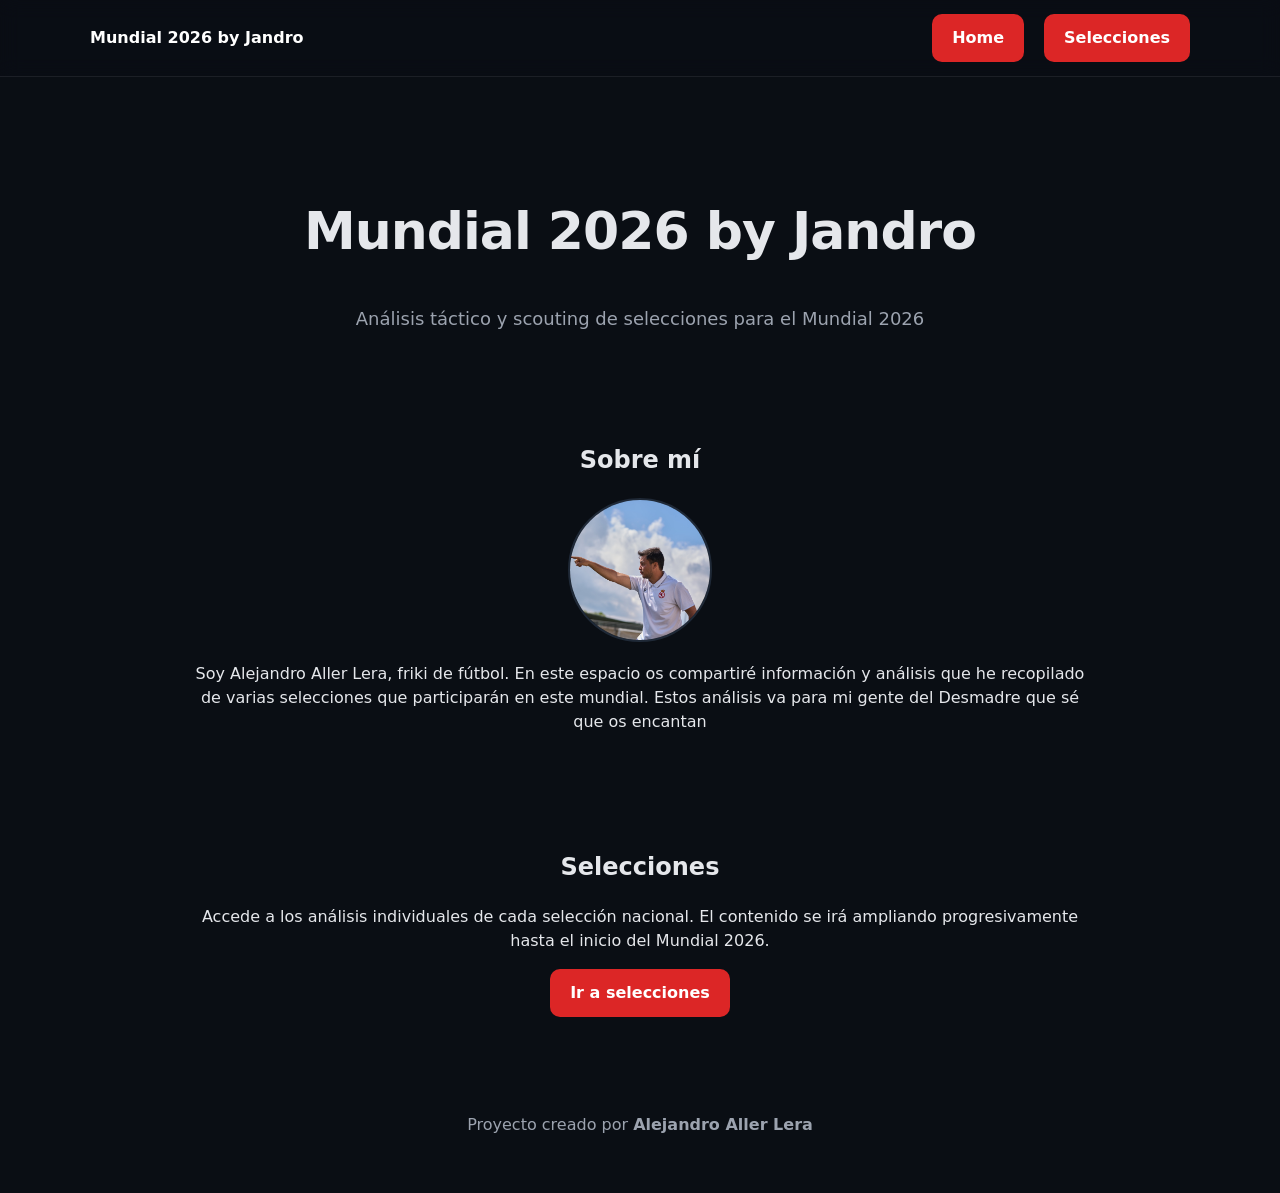
<file: index.html>
<!DOCTYPE html>
<html lang="es">

<head>
  <meta charset="UTF-8" />
  <meta name="viewport" content="width=device-width, initial-scale=1.0" />
  <title>Mundial 2026 by Jandro</title>

  <link rel="stylesheet" href="css/styles.css?v=2" />
</head>

<body>
  <nav class="navbar">
    <div class="nav-container">

      <a href="/index.html" class="nav-logo">
        Mundial 2026 by Jandro
      </a>

      <div class="nav-links">
        <a href="index.html" class="btn primary">
          Home
        </a>
        <a href="pages/selecciones/index.html" class="btn primary">
          Selecciones
        </a>
      </div>

    </div>
  </nav>

  <!-- HERO -->
  <header class="hero">
    <h1>Mundial 2026 by Jandro</h1>

    <p class="subtitle">
      Análisis táctico y scouting de selecciones para el Mundial 2026
    </p>

  </header>

  <!-- SOBRE MÍ (RESUMIDO) -->
  <section class="section">
    <h2>Sobre mí</h2>

    <img src="img/sobremi.jpg" alt="Foto de Alejandro Aller Lera" class="profile-img" />

    <p>
      Soy Alejandro Aller Lera, friki de fútbol. En este espacio os compartiré información
      y análisis que he recopilado de varias selecciones que participarán en este mundial.
      Estos análisis va para mi gente del Desmadre que sé que os encantan
    </p>
  </section>

  <!-- ACCESO A SELECCIONES -->
  <section class="section">
    <h2>Selecciones</h2>

    <p>
      Accede a los análisis individuales de cada selección nacional. El contenido se irá ampliando
      progresivamente hasta el inicio del Mundial 2026.
    </p>

    <a href="pages/selecciones/index.html" class="btn primary">
      Ir a selecciones
    </a>
  </section>

  <!-- FOOTER -->
  <footer class="footer">
    <p>
      Proyecto creado por <strong>Alejandro Aller Lera</strong>
    </p>
  </footer>

</body>

</html>
</file>
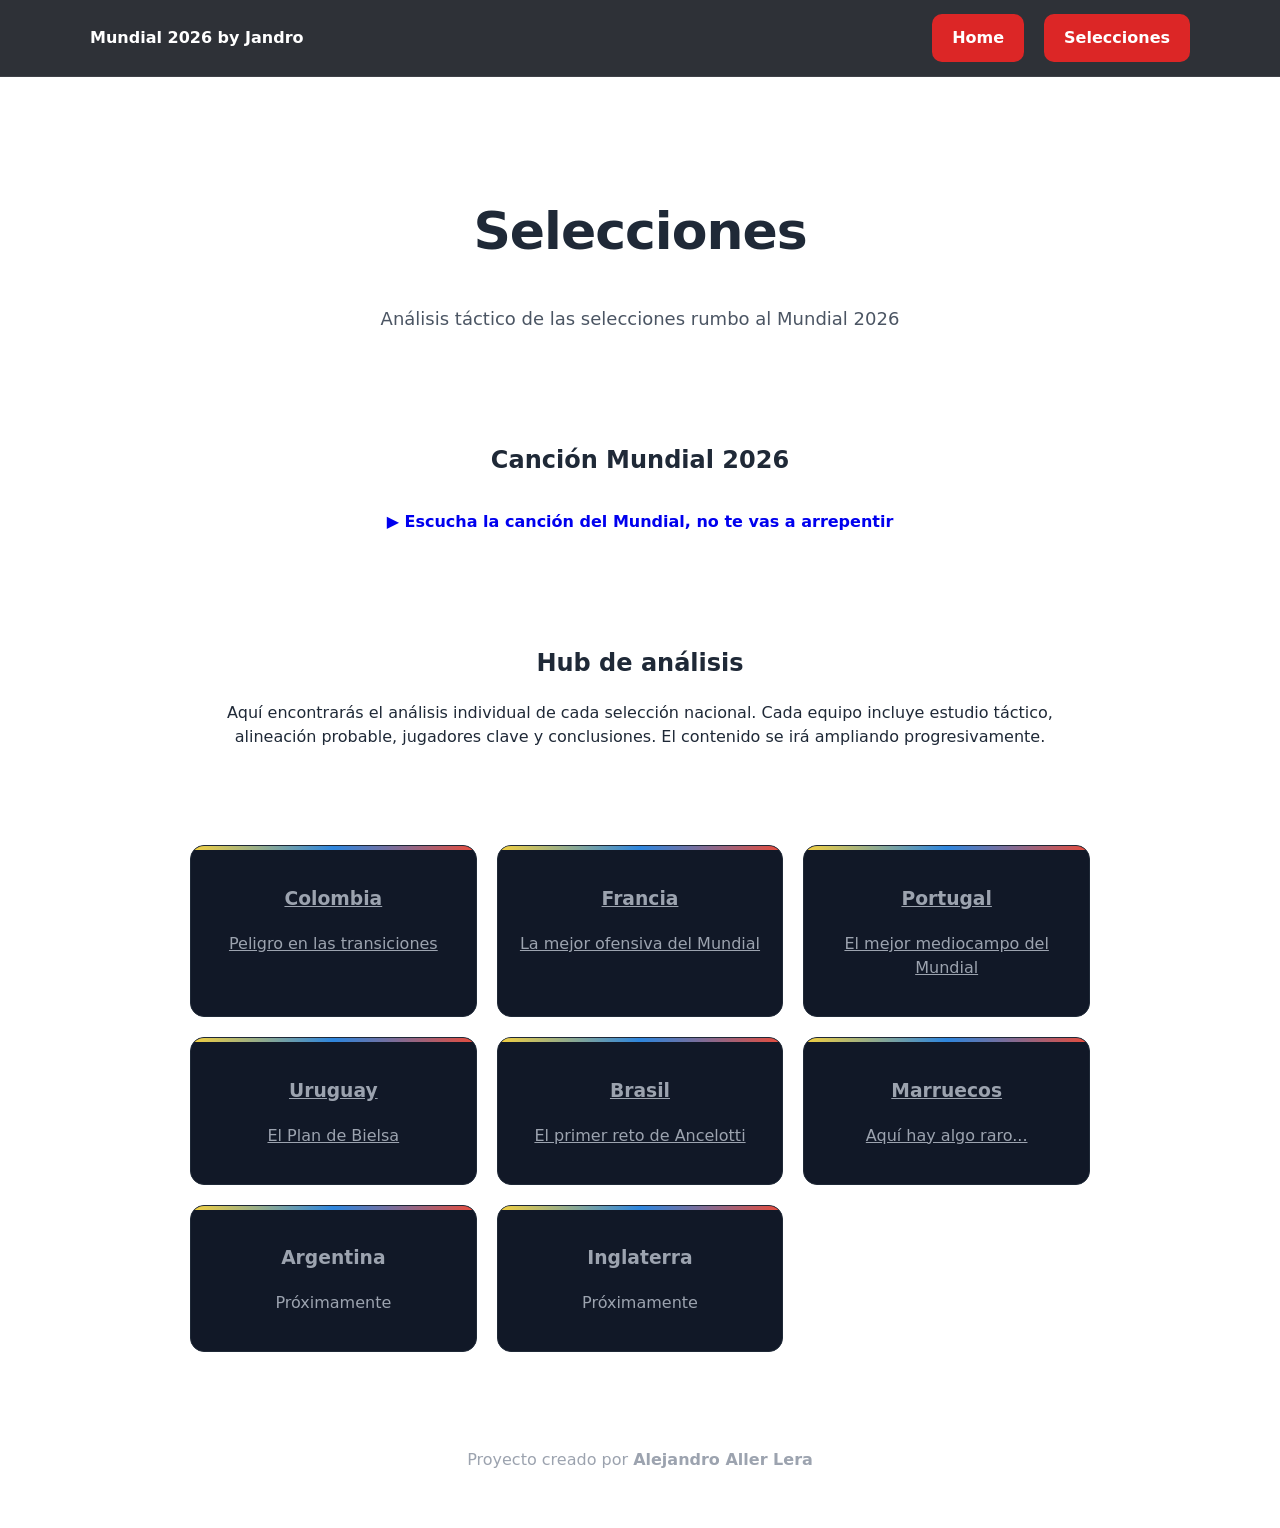
<file: pages/selecciones/index.html>
<!DOCTYPE html>
<html lang="es">

<head>
    <meta charset="UTF-8" />
    <meta name="viewport" content="width=device-width, initial-scale=1.0" />
    <title>Selecciones - Mundial 2026 by Jandro</title>

    <link rel="stylesheet" href="../../css/styles.css?v=2" />
</head>

<body class="selections-hub">

    <nav class="navbar">
        <div class="nav-container">

            <a href="/index.html" class="nav-logo">
                Mundial 2026 by Jandro
            </a>

            <div class="nav-links">
                <a href="../../index.html" class="btn primary">
                    Home
                </a>
                <a href="index.html" class="btn primary">
                    Selecciones
                </a>
            </div>

        </div>
    </nav>

    <!-- HERO -->
    <header class="hero">
        <h1>Selecciones</h1>

        <p class="subtitle">
            Análisis táctico de las selecciones rumbo al Mundial 2026
        </p>
    </header>

    <!-- SONG -->
    <section class="section">
        <h2>Canción Mundial 2026</h2>

        <a class="btn" href="https://www.youtube.com/watch?v=IsNSiZg9JzA&list=RDIsNSiZg9JzA&start_radio=1" target="_blank">
            ▶ Escucha la canción del Mundial, no te vas a arrepentir
        </a>
    </section>

    <!-- INTRO -->
    <section class="section">
        <h2>Hub de análisis</h2>

        <p>
            Aquí encontrarás el análisis individual de cada selección nacional.
            Cada equipo incluye estudio táctico, alineación probable, jugadores clave y conclusiones.
            El contenido se irá ampliando progresivamente.
        </p>
    </section>

    <!-- GRID DE SELECCIONES -->
    <section class="section grid">

        <!-- COLOMBIA -->
        <a href="colombia.html" class="card">
            <h3>Colombia</h3>
            <p>Peligro en las transiciones</p>
        </a>

        <a href="francia.html" class="card">
            <h3>Francia</h3>
            <p>La mejor ofensiva del Mundial</p>
        </a>

        <a href="portugal.html" class="card">
            <h3>Portugal</h3>
            <p>El mejor mediocampo del Mundial</p>
        </a>

        <a href="uruguay.html" class="card">
            <h3>Uruguay</h3>
            <p>El Plan de Bielsa</p>
        </a>

        <a href="brasil.html" class="card">
            <h3>Brasil</h3>
            <p>El primer reto de Ancelotti</p>
        </a>

        <a href="marruecos.html" class="card">
            <h3>Marruecos</h3>
            <p>Aquí hay algo raro...</p>
        </a>

        <!-- ESPACIO PARA FUTURAS SELECCIONES -->
        <div class="card">
            <h3>Argentina</h3>
            <p>Próximamente</p>
        </div> 

        <div class="card">
            <h3>Inglaterra</h3>
            <p>Próximamente</p>
        </div>

    </section>

    <!-- FOOTER -->
    <footer class="footer">
        <p>
            Proyecto creado por <strong>Alejandro Aller Lera</strong>
        </p>
    </footer>

</body>

</html>
</file>
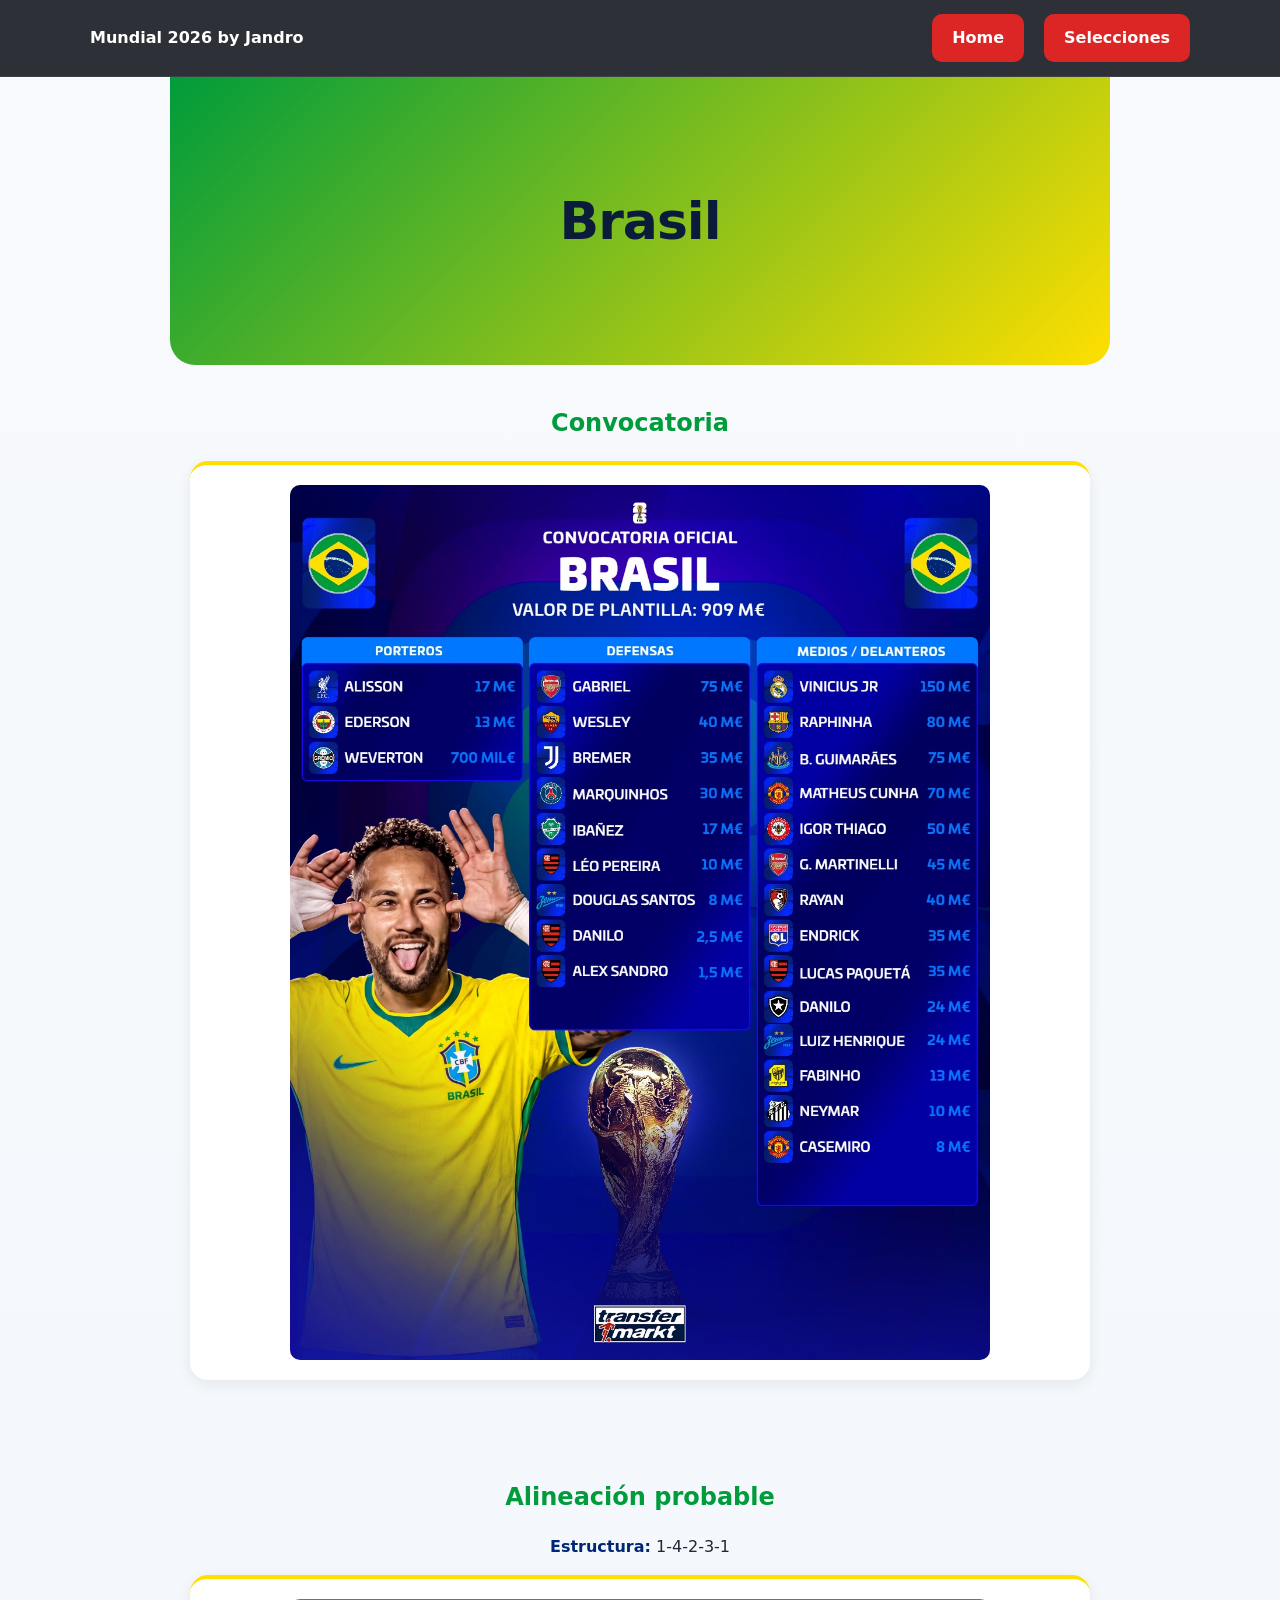
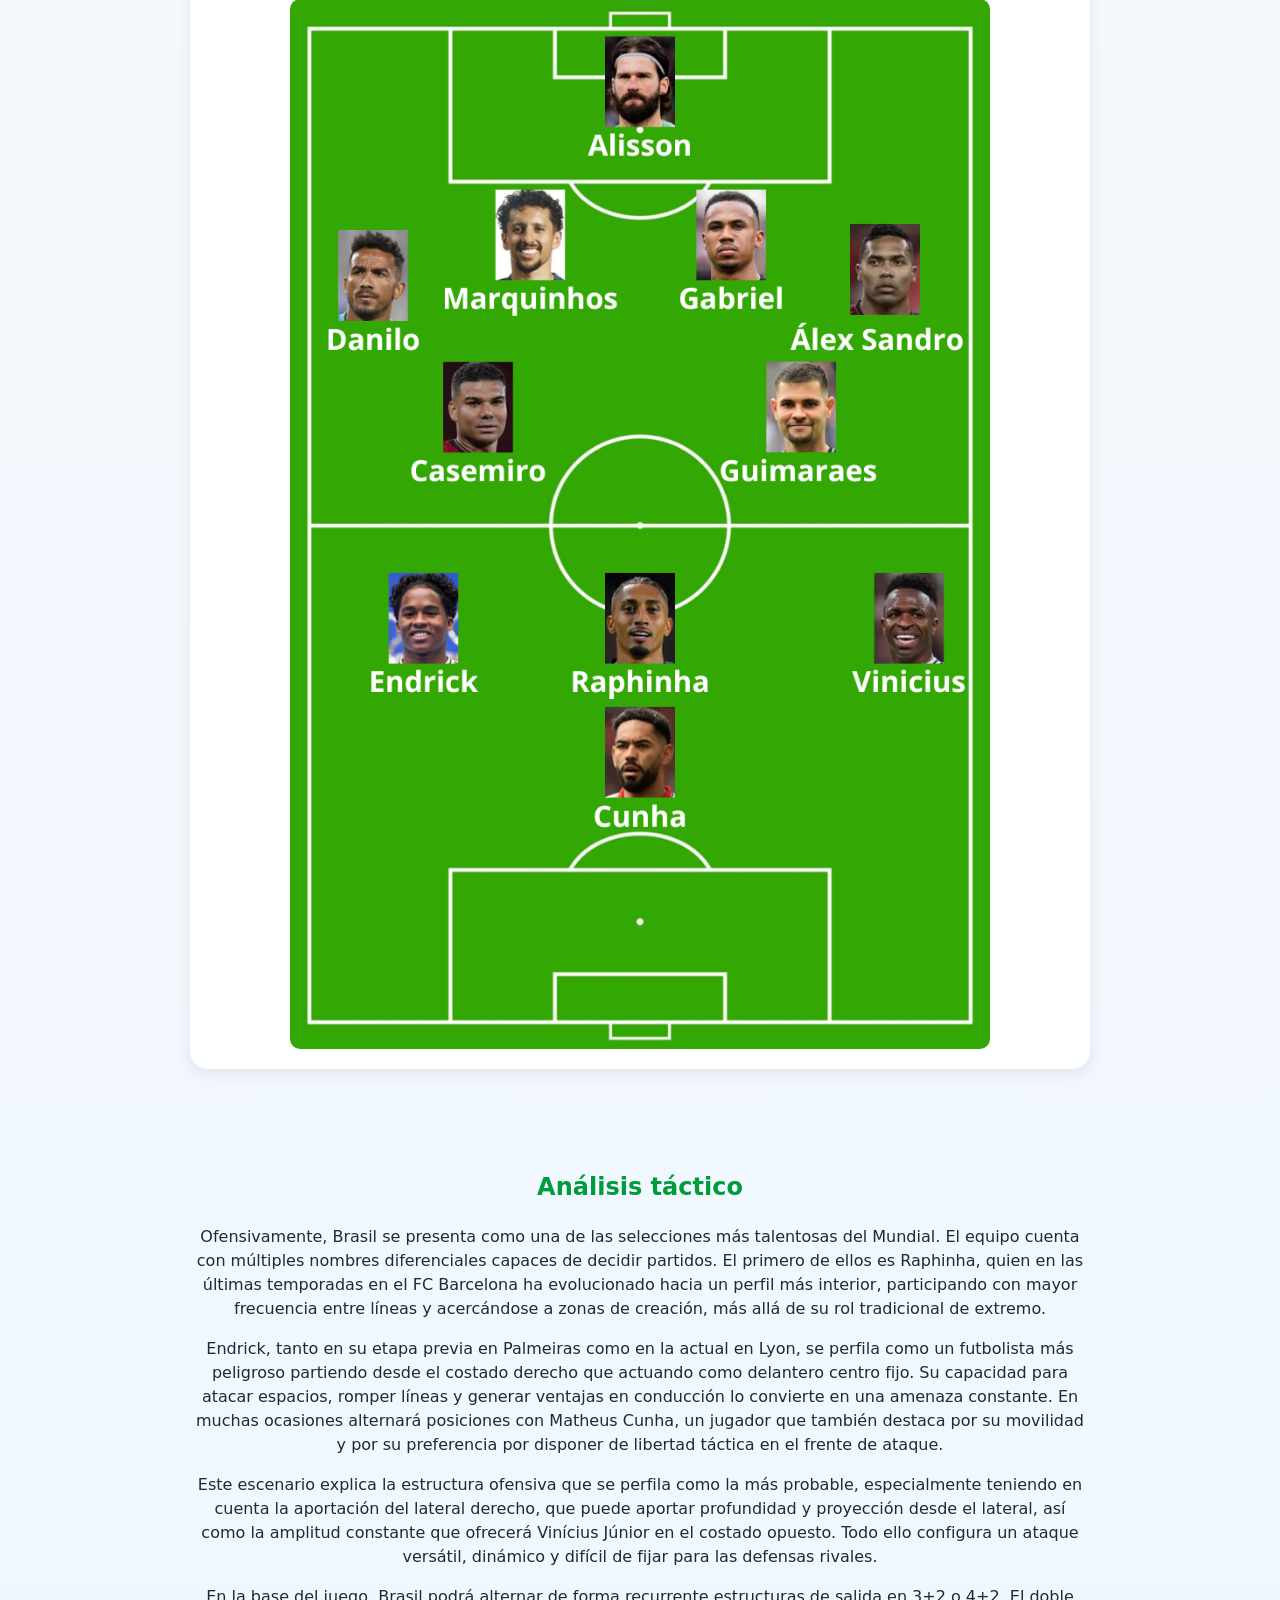
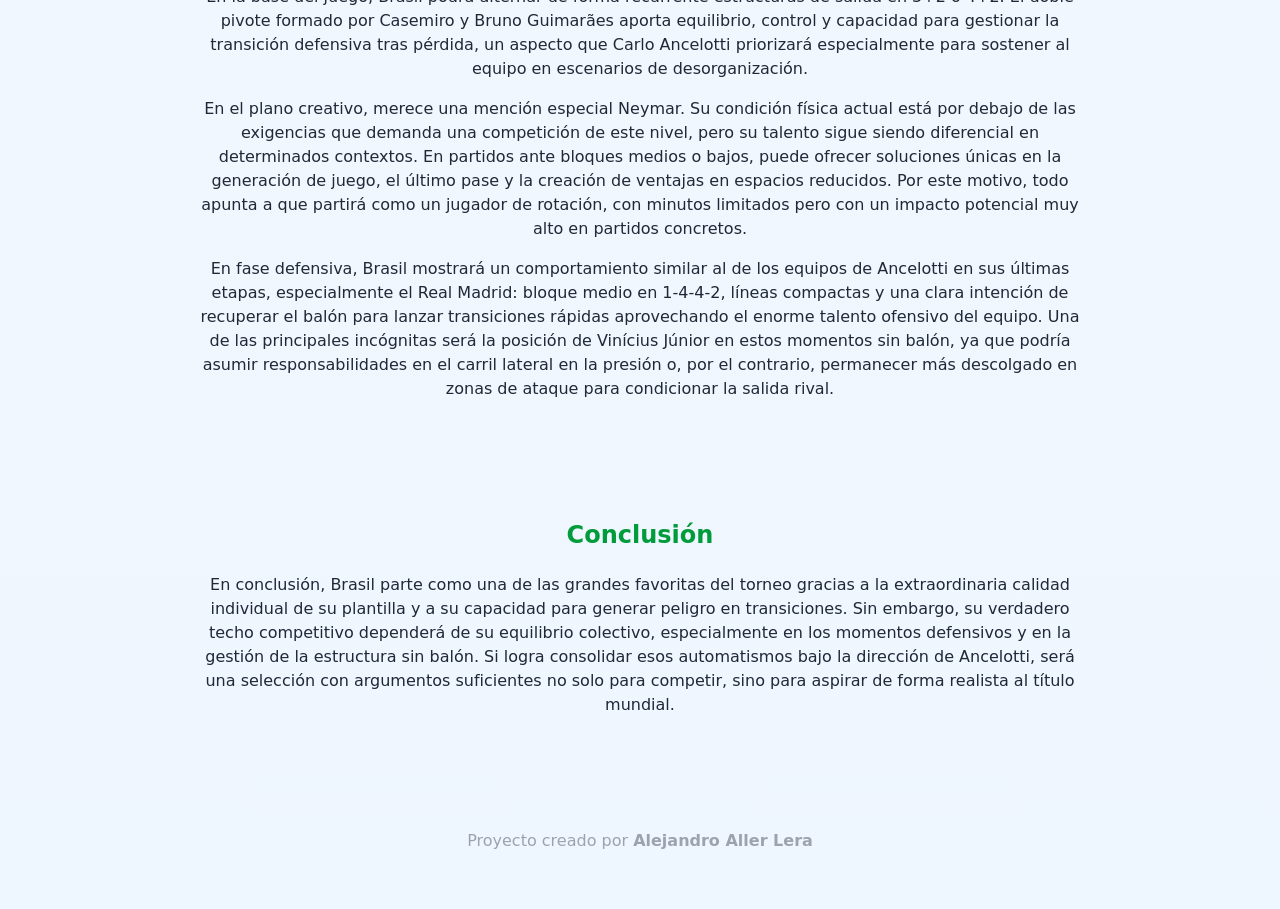
<file: pages/selecciones/brasil.html>
<!DOCTYPE html>
<html lang="es">

<head>
    <meta charset="UTF-8" />
    <meta name="viewport" content="width=device-width, initial-scale=1.0" />
    <title>Brasil - Mundial 2026 by Jandro</title>

    <link rel="stylesheet" href="../../css/styles.css?v=2" />
</head>

<body class="selection-page brasil">
   <nav class="navbar">
        <div class="nav-container">

            <a href="/index.html" class="nav-logo">
                Mundial 2026 by Jandro
            </a>

            <div class="nav-links">
                <a href="../../index.html" class="btn primary">
                    Home
                </a>
                <a href="index.html" class="btn primary">
                    Selecciones
                </a>
            </div>

        </div>
    </nav>

    <!-- HEADER -->
    <header class="hero">
        <h1>Brasil</h1>
    </header>

    <!-- CONVOCATORIA -->
    <section class="section">
        <h2>Convocatoria</h2>

        <div class="card">
            <img src="../../img/selecciones/brasil-convocatoria.jpg" alt="Convocatoria de Colombia">
        </div>
    </section>

    <!-- ALINEACIÓN -->
    <section class="section">
        <h2>Alineación probable</h2>

        <p><strong>Estructura:</strong> 1-4-2-3-1</p>

        <div class="card">
            <img src="../../img/selecciones/brasil.png" alt="Alineación Colombia">
        </div>
    </section>

    <!-- ANÁLISIS PRINCIPAL -->
    <section class="section">
        <h2>Análisis táctico</h2>

        <p>
            Ofensivamente, Brasil se presenta como una de las selecciones más talentosas del Mundial. 
            El equipo cuenta con múltiples nombres diferenciales capaces de decidir partidos. 
            El primero de ellos es Raphinha, quien en las últimas temporadas en el FC Barcelona ha 
            evolucionado hacia un perfil más interior, participando con mayor frecuencia entre líneas 
            y acercándose a zonas de creación, más allá de su rol tradicional de extremo.
        </p>

        <p>
            Endrick, tanto en su etapa previa en Palmeiras como en la actual en Lyon, se perfila como un 
            futbolista más peligroso partiendo desde el costado derecho que actuando como delantero centro
             fijo. Su capacidad para atacar espacios, romper líneas y generar ventajas en conducción lo 
             convierte en una amenaza constante. En muchas ocasiones alternará posiciones con Matheus 
             Cunha, un jugador que también destaca por su movilidad y por su preferencia por disponer de 
             libertad táctica en el frente de ataque.

        <p>
            Este escenario explica la estructura ofensiva que se perfila como la más probable, 
            especialmente teniendo en cuenta la aportación del lateral derecho, que puede aportar profundidad y 
            proyección desde el lateral, así como la amplitud constante que ofrecerá Vinícius Júnior en 
            el costado opuesto. Todo ello configura un ataque versátil, dinámico y difícil de fijar para
             las defensas rivales.
        </p>

        <p>
            En la base del juego, Brasil podrá alternar de forma recurrente estructuras de salida en 3+2 o 
            4+2. El doble pivote formado por Casemiro y Bruno Guimarães aporta equilibrio, control y 
            capacidad para gestionar la transición defensiva tras pérdida, un aspecto que Carlo Ancelotti 
            priorizará especialmente para sostener al equipo en escenarios de desorganización.
        </p>

        <p>
            En el plano creativo, merece una mención especial Neymar. Su condición física actual está 
            por debajo de las exigencias que demanda una competición de este nivel, pero su talento 
            sigue siendo diferencial en determinados contextos. En partidos ante bloques medios o bajos, 
            puede ofrecer soluciones únicas en la generación de juego, el último pase y la creación de 
            ventajas en espacios reducidos. Por este motivo, todo apunta a que partirá como un jugador 
            de rotación, con minutos limitados pero con un impacto potencial muy alto en partidos concretos.
        </p>

        <p>
            En fase defensiva, Brasil mostrará un comportamiento similar al de los equipos de Ancelotti 
            en sus últimas etapas, especialmente el Real Madrid: bloque medio en 1-4-4-2, líneas 
            compactas y una clara intención de recuperar el balón para lanzar transiciones rápidas 
            aprovechando el enorme talento ofensivo del equipo. Una de las principales incógnitas será 
            la posición de Vinícius Júnior en estos momentos sin balón, ya que podría asumir 
            responsabilidades en el carril lateral en la presión o, por el contrario, permanecer más 
            descolgado en zonas de ataque para condicionar la salida rival.
        </p>
    </section>

    <!-- CONCLUSIÓN -->
    <section class="section">
        <h2>Conclusión</h2>

        <p>
            En conclusión, Brasil parte como una de las grandes favoritas del torneo gracias a la 
            extraordinaria calidad individual de su plantilla y a su capacidad para generar peligro 
            en transiciones. Sin embargo, su verdadero techo competitivo dependerá de su equilibrio 
            colectivo, especialmente en los momentos defensivos y en la gestión de la estructura sin 
            balón. Si logra consolidar esos automatismos bajo la dirección de Ancelotti, será una 
            selección con argumentos suficientes no solo para competir, sino para aspirar de forma 
            realista al título mundial.
        </p>
    </section>

    <!-- FOOTER -->
    <footer class="footer">
        <p>
            Proyecto creado por <strong>Alejandro Aller Lera</strong>
        </p>
    </footer>

</body>

</html>
</file>
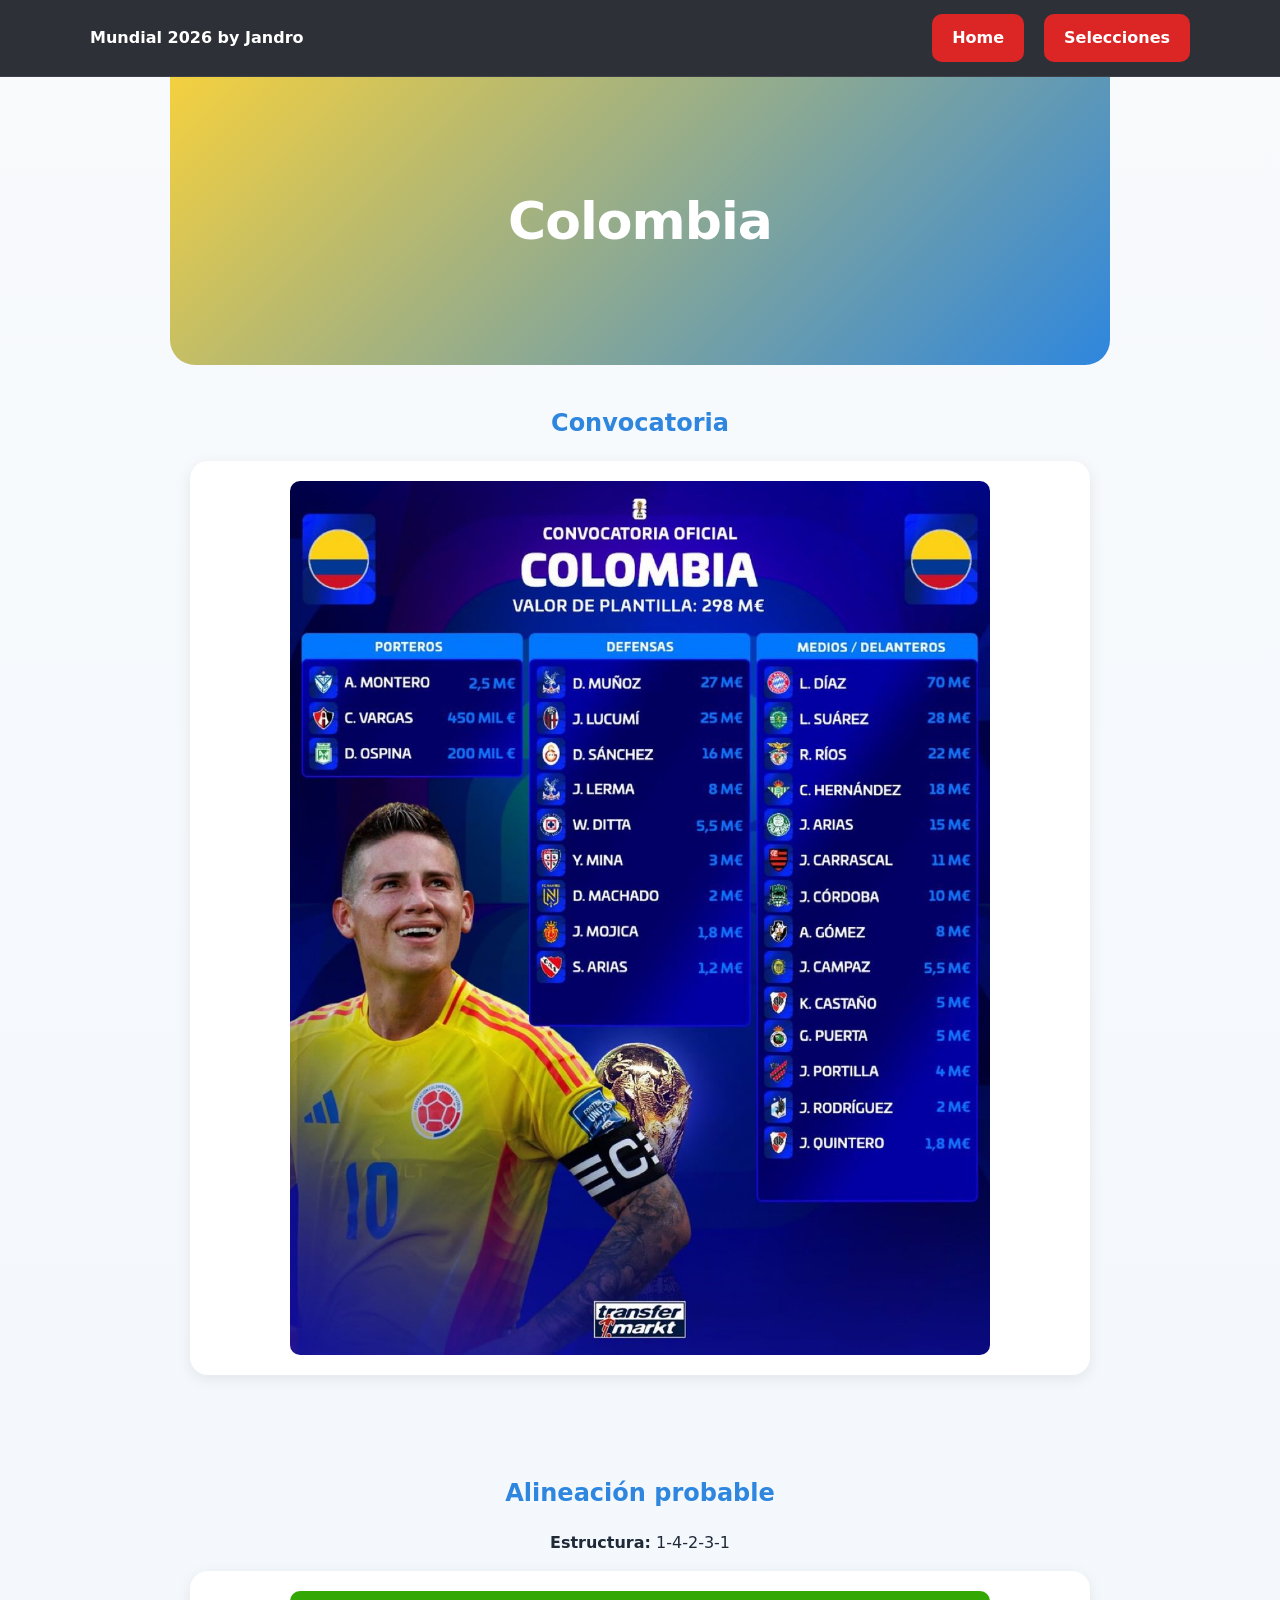
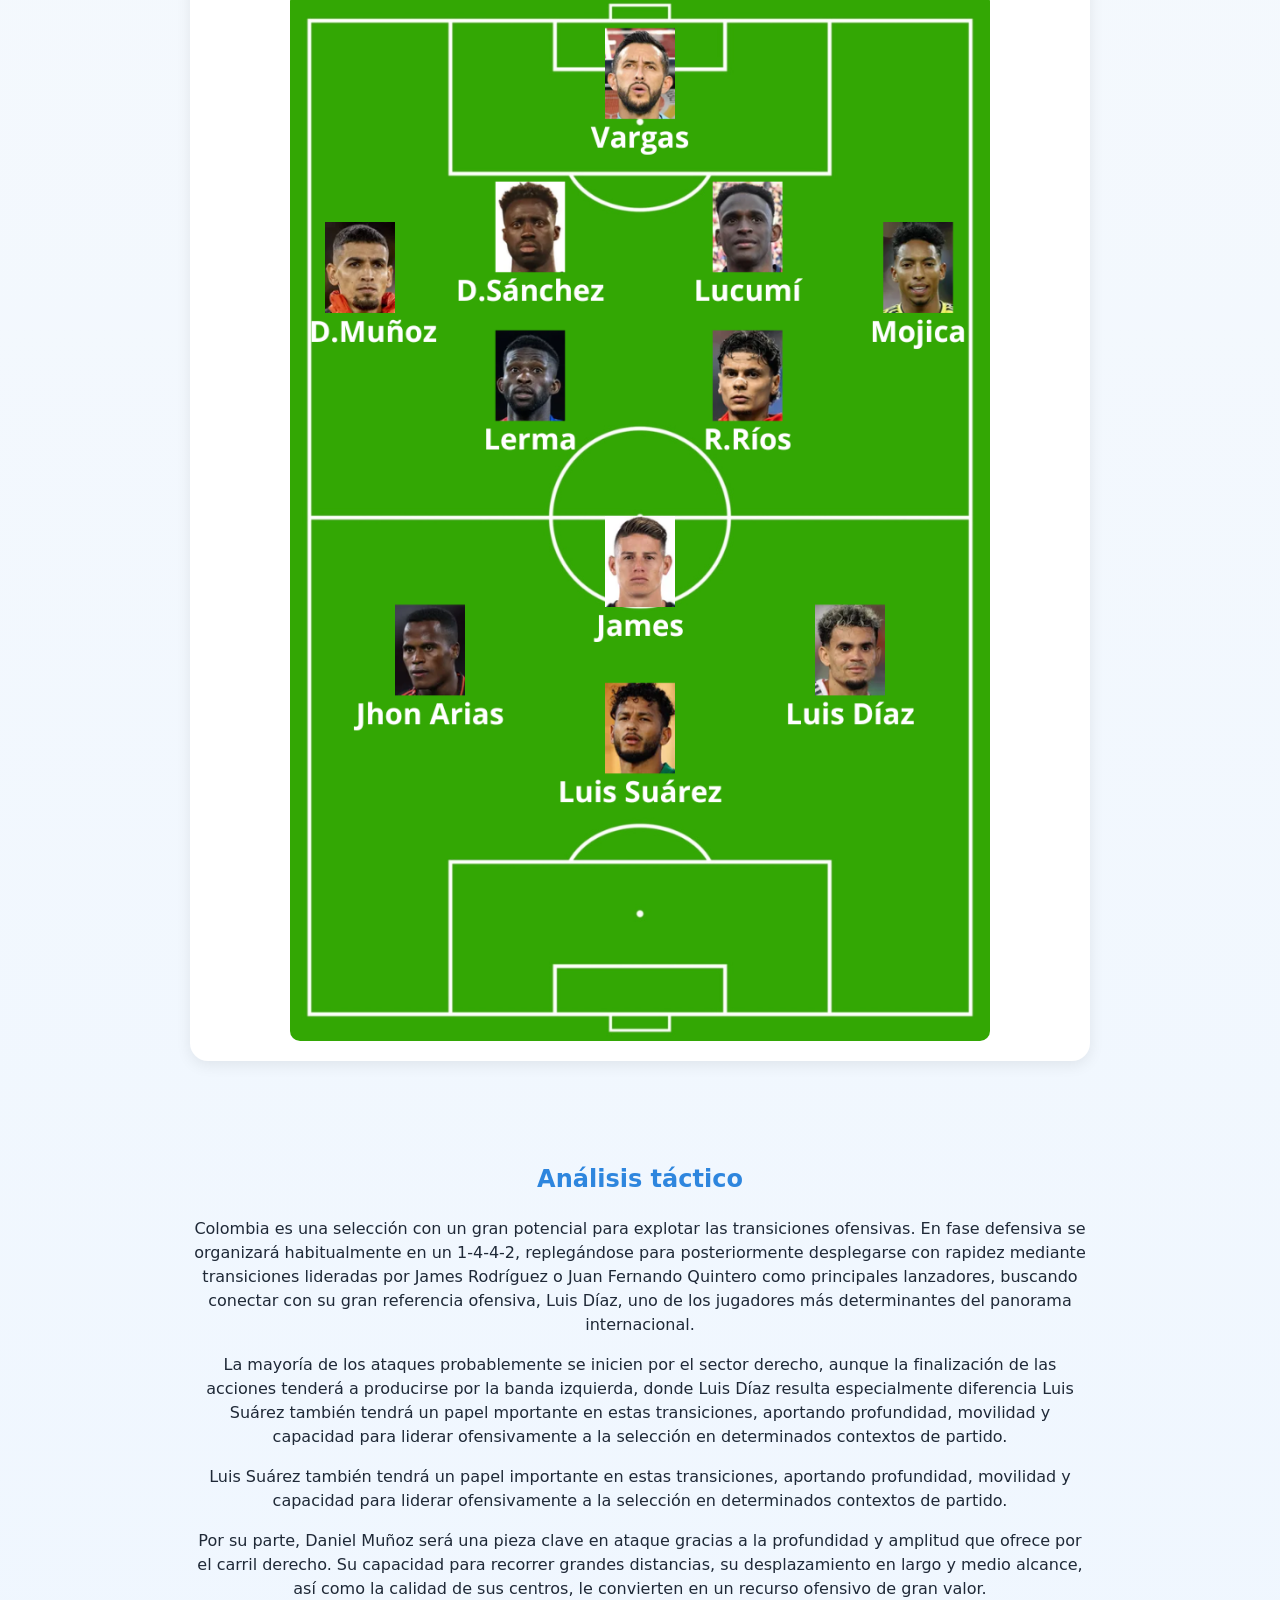
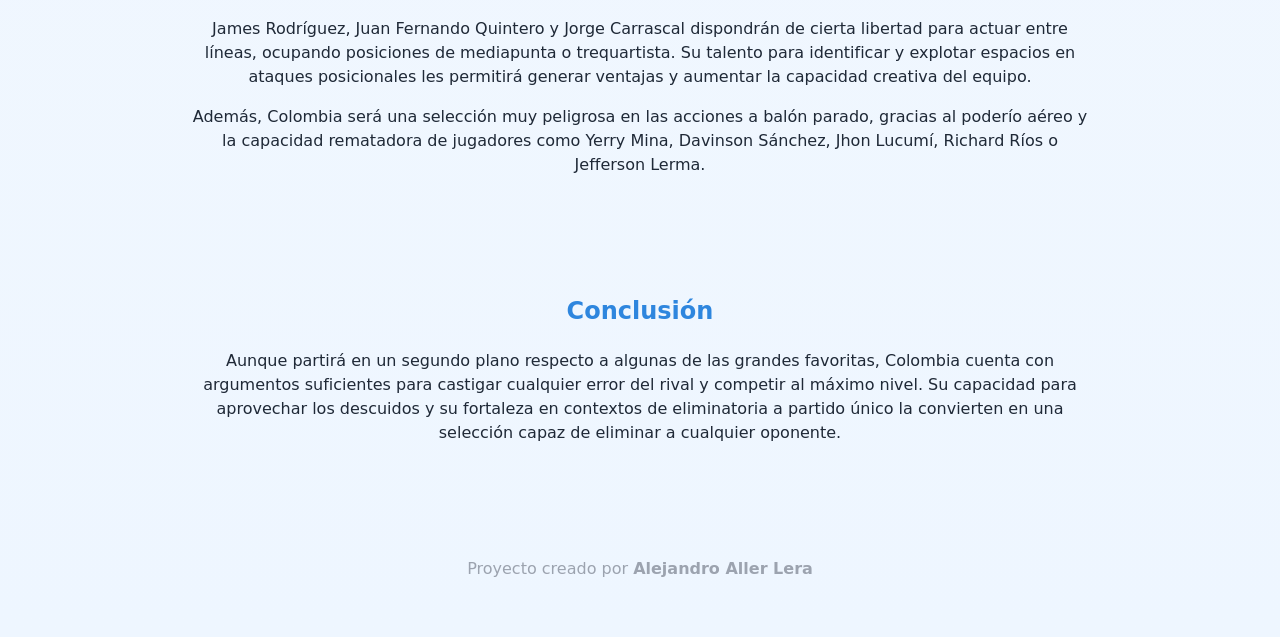
<file: pages/selecciones/colombia.html>
<!DOCTYPE html>
<html lang="es">

<head>
    <meta charset="UTF-8" />
    <meta name="viewport" content="width=device-width, initial-scale=1.0" />
    <title>Colombia - Mundial 2026 by Jandro</title>

    <link rel="stylesheet" href="../../css/styles.css?v=2" />
</head>

<body class="selection-page colombia">
   <nav class="navbar">
        <div class="nav-container">

            <a href="/index.html" class="nav-logo">
                Mundial 2026 by Jandro
            </a>

            <div class="nav-links">
                <a href="../../index.html" class="btn primary">
                    Home
                </a>
                <a href="index.html" class="btn primary">
                    Selecciones
                </a>
            </div>

        </div>
    </nav>

    <!-- HEADER -->
    <header class="hero">
        <h1>Colombia</h1>
    </header>

    <!-- CONVOCATORIA -->
    <section class="section">
        <h2>Convocatoria</h2>

        <div class="card">
            <img src="../../img/selecciones/colombia-convocatoria.png" alt="Convocatoria de Colombia">
        </div>
    </section>

    <!-- ALINEACIÓN -->
    <section class="section">
        <h2>Alineación probable</h2>

        <p><strong>Estructura:</strong> 1-4-2-3-1</p>

        <div class="card">
            <img src="../../img/selecciones/colombia.png" alt="Alineación Colombia">
        </div>
    </section>

    <!-- ANÁLISIS PRINCIPAL -->
    <section class="section">
        <h2>Análisis táctico</h2>

        <p>
            Colombia es una selección con un gran potencial para explotar las transiciones ofensivas.
            En fase defensiva se organizará habitualmente en un 1-4-4-2, replegándose para posteriormente
            desplegarse con rapidez mediante transiciones lideradas por James Rodríguez o
            Juan Fernando Quintero como principales lanzadores, buscando conectar con su gran referencia
            ofensiva, Luis Díaz, uno de los jugadores más determinantes del panorama internacional.
        </p>

        <p>
            La mayoría de los ataques probablemente se inicien por el sector derecho,
            aunque la finalización de las acciones tenderá a producirse por la banda izquierda,
            donde Luis Díaz resulta especialmente diferencia Luis Suárez también tendrá un papel
            mportante en estas transiciones, aportando profundidad, movilidad y capacidad para liderar
            ofensivamente a la selección en determinados contextos de partido.

        <p>
            Luis Suárez también tendrá un papel importante en estas transiciones, aportando profundidad, movilidad
            y capacidad para liderar ofensivamente a la selección en determinados contextos de partido.
        </p>

        <p>
            Por su parte, Daniel Muñoz será una pieza clave en ataque gracias a la profundidad y amplitud que
            ofrece por el carril derecho. Su capacidad para recorrer grandes distancias, su desplazamiento en
            largo y medio alcance, así como la calidad de sus centros, le convierten en un recurso ofensivo de
            gran valor.
        </p>

        <p>
            James Rodríguez, Juan Fernando Quintero y Jorge Carrascal dispondrán de cierta libertad para actuar
            entre líneas, ocupando posiciones de mediapunta o trequartista. Su talento para identificar y
            explotar espacios en ataques posicionales les permitirá generar ventajas y aumentar la capacidad
            creativa del equipo.
        </p>

        <p>
            Además, Colombia será una selección muy peligrosa en las acciones a balón parado, gracias al
            poderío aéreo y la capacidad rematadora de jugadores como Yerry Mina, Davinson Sánchez,
            Jhon Lucumí, Richard Ríos o Jefferson Lerma.
        </p>
    </section>

    <!-- CONCLUSIÓN -->
    <section class="section">
        <h2>Conclusión</h2>

        <p>
            Aunque partirá en un segundo plano respecto a algunas de las grandes favoritas, Colombia cuenta
            con argumentos suficientes para castigar cualquier error del rival y competir al máximo nivel.
            Su capacidad para aprovechar los descuidos y su fortaleza en contextos de eliminatoria a partido
            único la convierten en una selección capaz de eliminar a cualquier oponente.
        </p>
    </section>

    <!-- FOOTER -->
    <footer class="footer">
        <p>
            Proyecto creado por <strong>Alejandro Aller Lera</strong>
        </p>
    </footer>

</body>

</html>
</file>
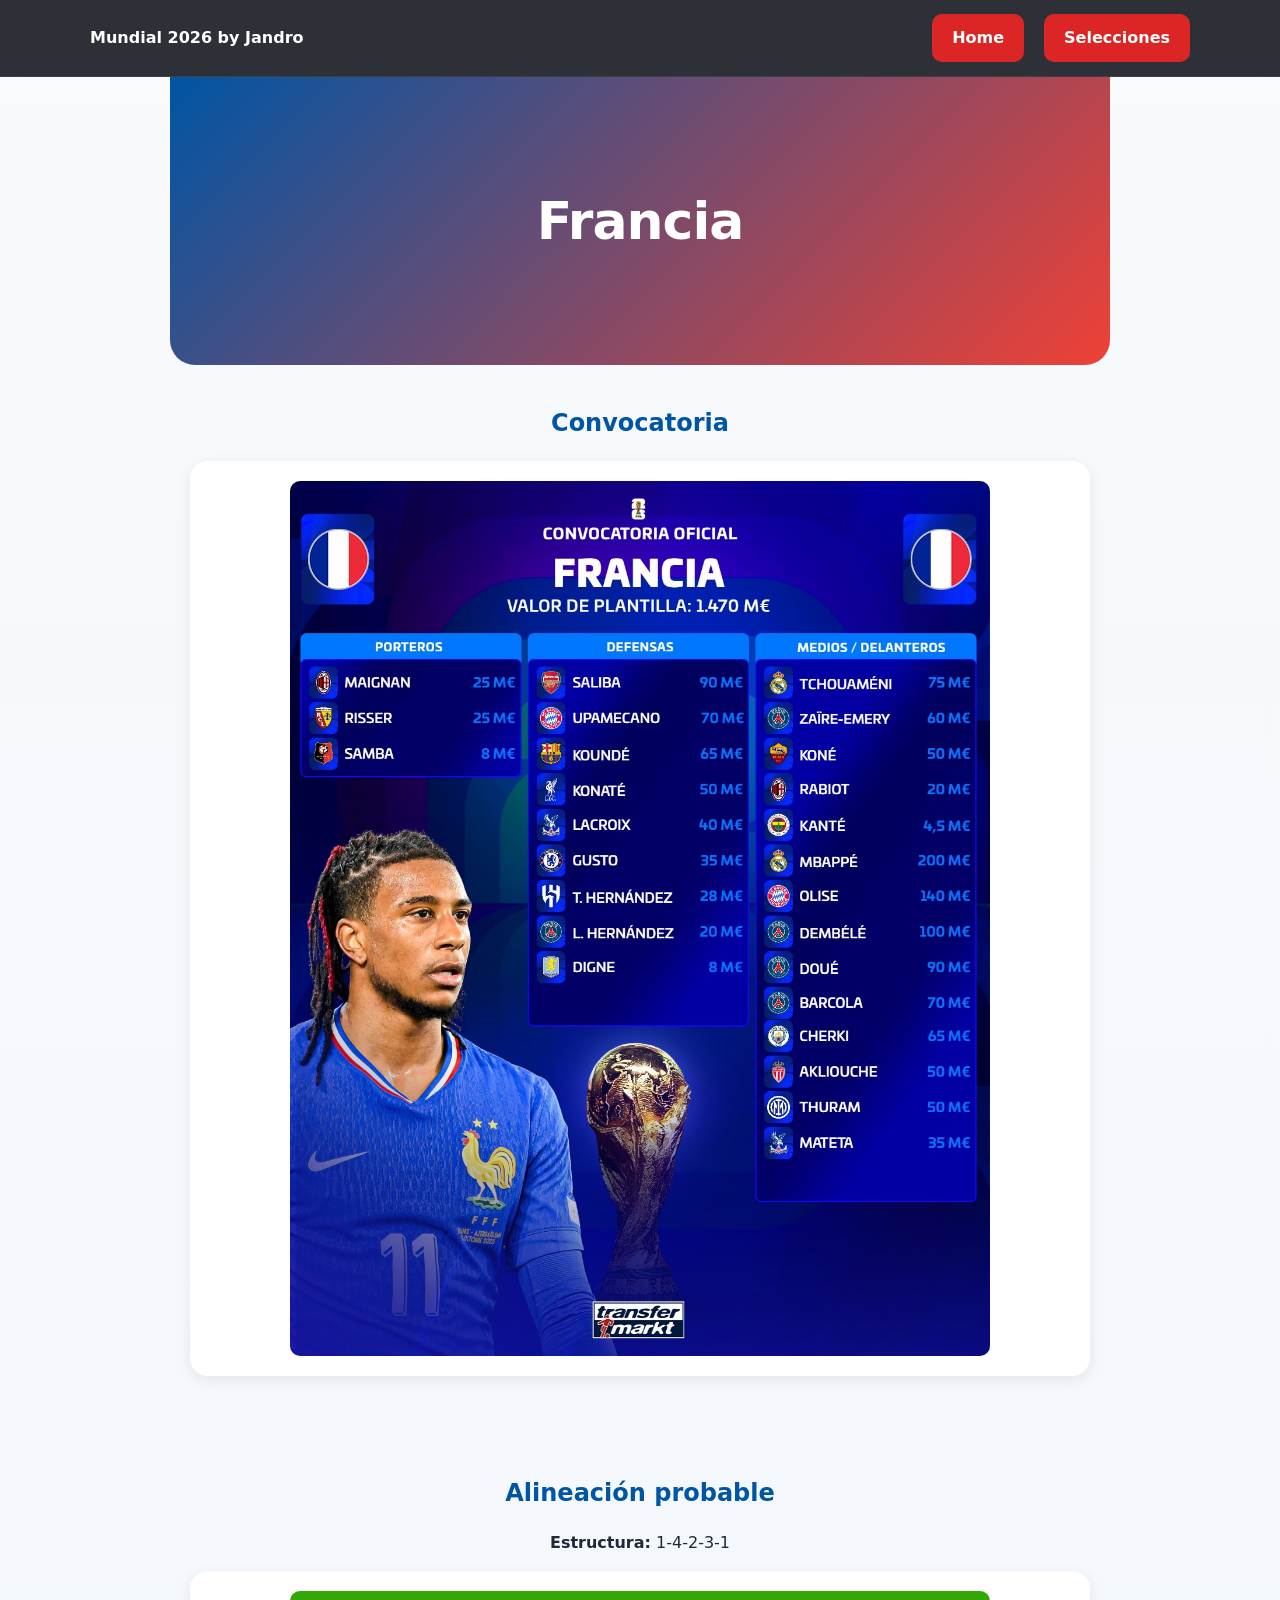
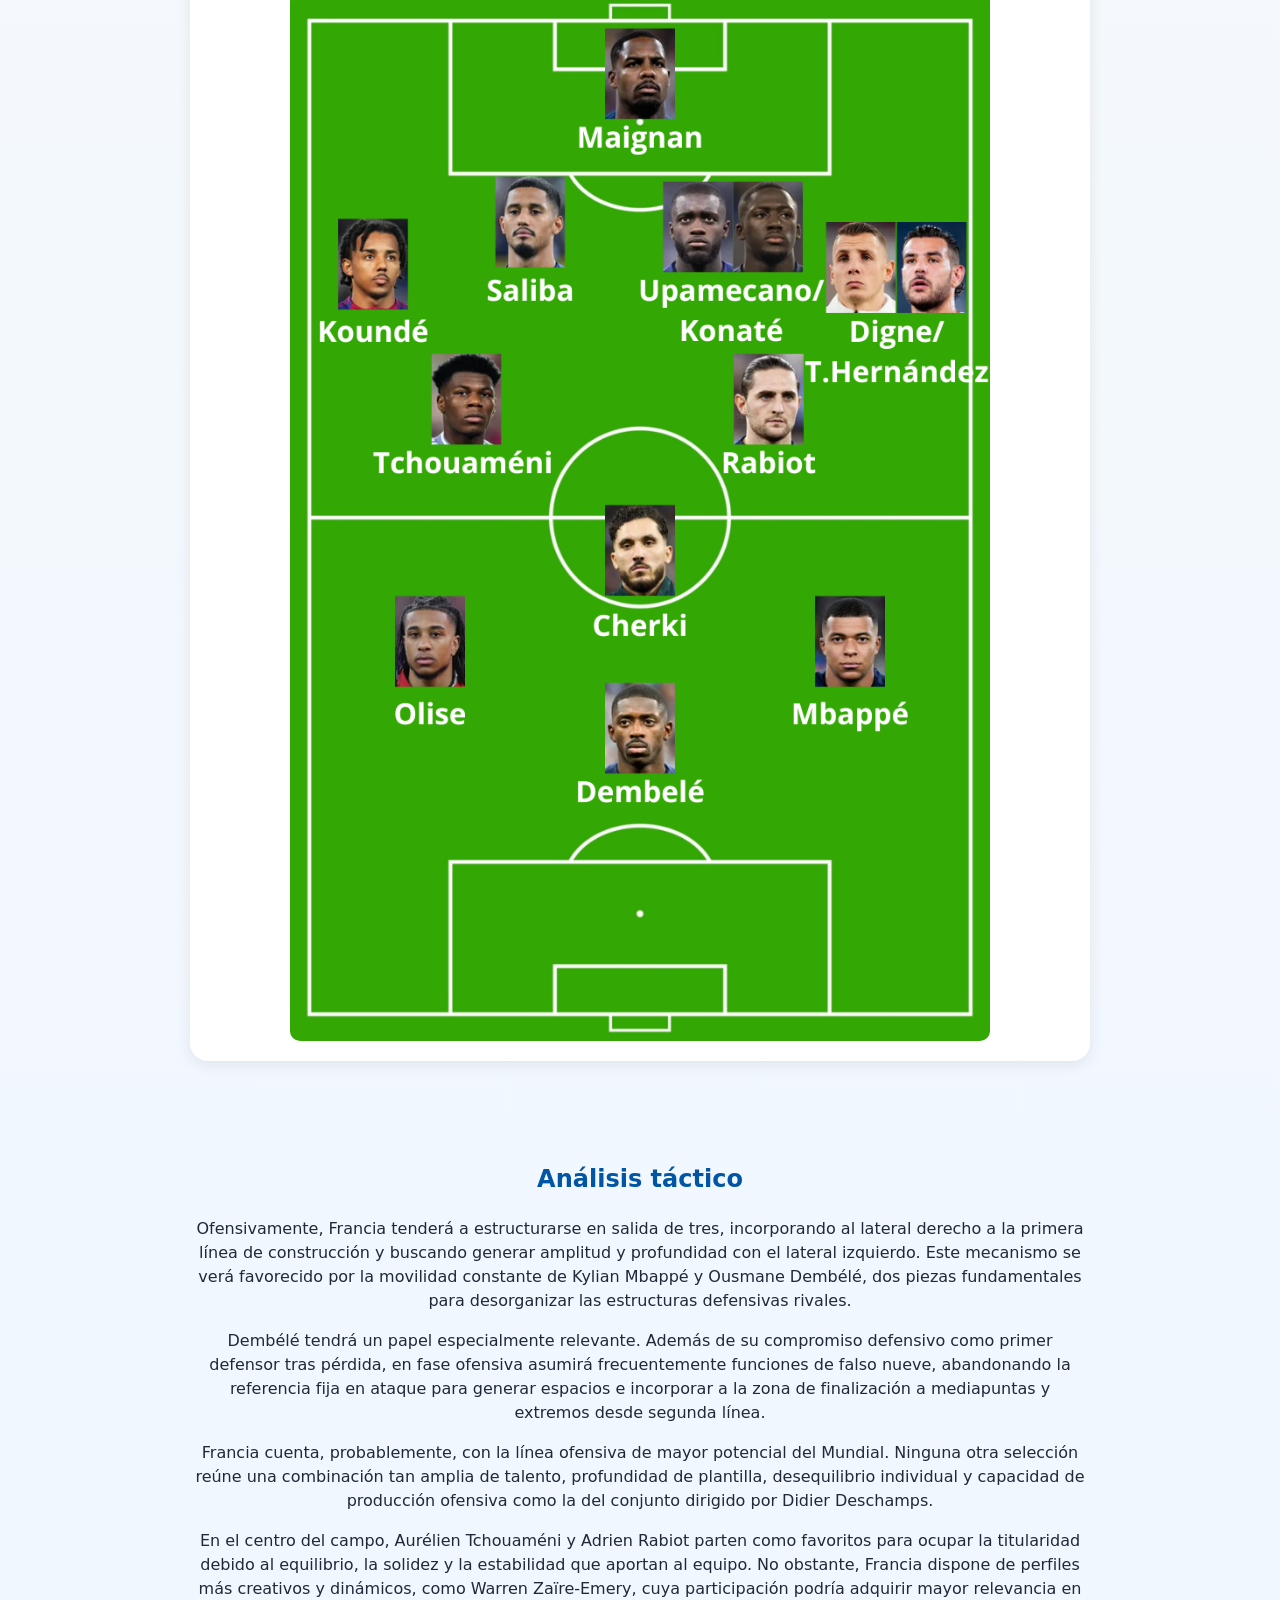
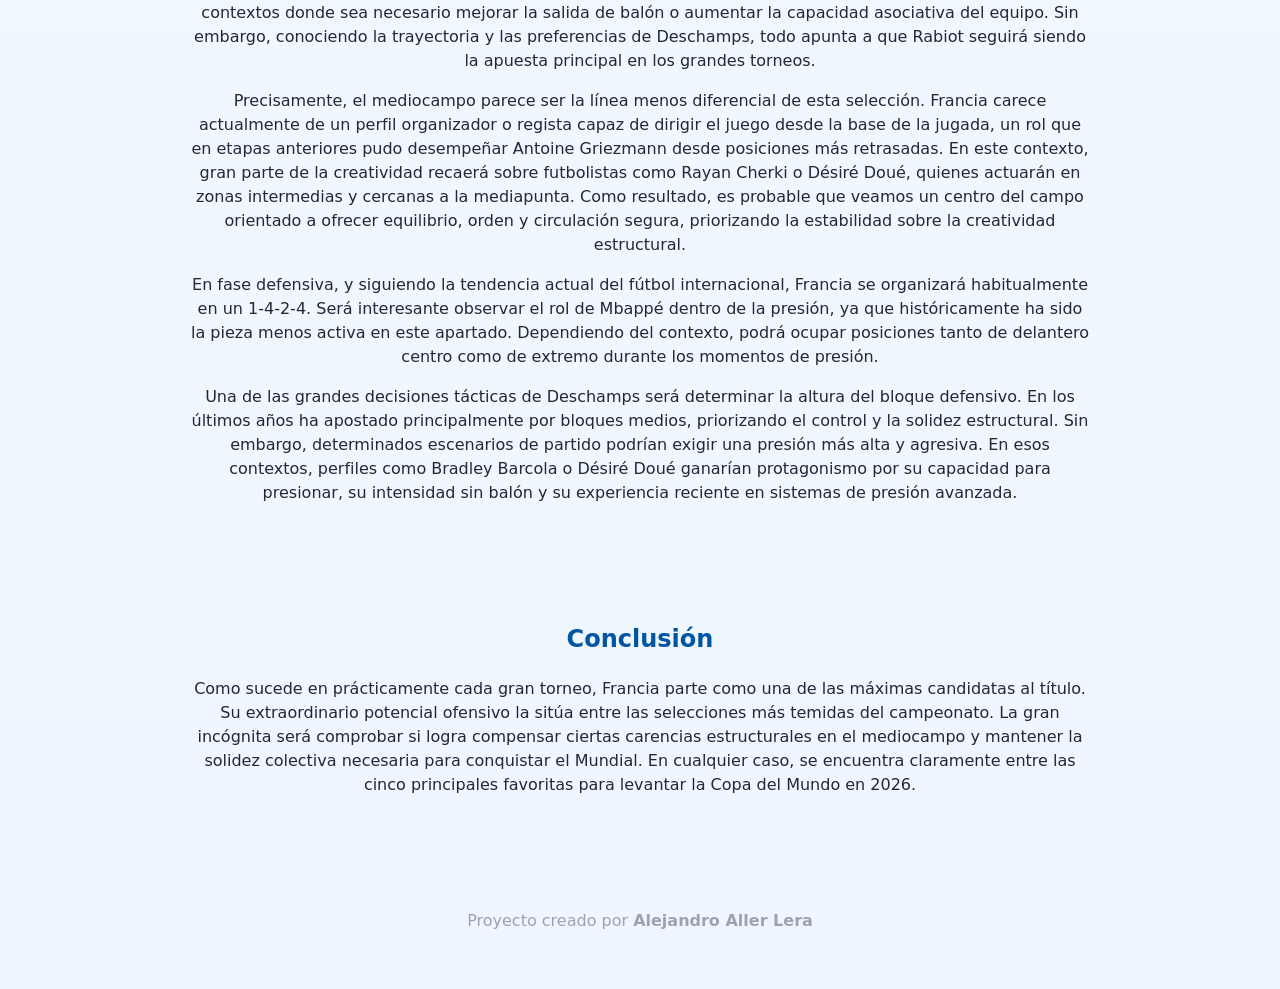
<file: pages/selecciones/francia.html>
<!DOCTYPE html>
<html lang="es">

<head>
    <meta charset="UTF-8" />
    <meta name="viewport" content="width=device-width, initial-scale=1.0" />
    <title>Francia - Mundial 2026 by Jandro</title>

    <link rel="stylesheet" href="../../css/styles.css?v=2" />
</head>

<body class="selection-page francia">
   <nav class="navbar">
        <div class="nav-container">

            <a href="/index.html" class="nav-logo">
                Mundial 2026 by Jandro
            </a>

            <div class="nav-links">
                <a href="../../index.html" class="btn primary">
                    Home
                </a>
                <a href="index.html" class="btn primary">
                    Selecciones
                </a>
            </div>

        </div>
    </nav>

    <!-- HEADER -->
    <header class="hero">
        <h1>Francia</h1>
    </header>

    <!-- CONVOCATORIA -->
    <section class="section">
        <h2>Convocatoria</h2>

        <div class="card">
            <img src="../../img/selecciones/francia-convocatoria.jpg" alt="Convocatoria de Colombia">
        </div>
    </section>

    <!-- ALINEACIÓN -->
    <section class="section">
        <h2>Alineación probable</h2>

        <p><strong>Estructura:</strong> 1-4-2-3-1</p>

        <div class="card">
            <img src="../../img/selecciones/francia.png" alt="Alineación Colombia">
        </div>
    </section>

    <!-- ANÁLISIS PRINCIPAL -->
    <section class="section">
        <h2>Análisis táctico</h2>

        <p>
            Ofensivamente, Francia tenderá a estructurarse en salida de tres, incorporando al 
            lateral derecho a la primera línea de construcción y buscando generar amplitud y 
            profundidad con el lateral izquierdo. Este mecanismo se verá favorecido por la 
            movilidad constante de Kylian Mbappé y Ousmane Dembélé, dos piezas fundamentales 
            para desorganizar las estructuras defensivas rivales.
        </p>

        <p>
            Dembélé tendrá un papel especialmente relevante. Además de su compromiso defensivo 
            como primer defensor tras pérdida, en fase ofensiva asumirá frecuentemente funciones 
            de falso nueve, abandonando la referencia fija en ataque para generar espacios e 
            incorporar a la zona de finalización a mediapuntas y extremos desde segunda línea.

        <p>
            Francia cuenta, probablemente, con la línea ofensiva de mayor potencial del Mundial. 
            Ninguna otra selección reúne una combinación tan amplia de talento, profundidad de 
            plantilla, desequilibrio individual y capacidad de producción ofensiva como la del 
            conjunto dirigido por Didier Deschamps.
        </p>

        <p>
            En el centro del campo, Aurélien Tchouaméni y Adrien Rabiot parten como favoritos para ocupar 
            la titularidad debido al equilibrio, la solidez y la estabilidad que aportan al equipo. 
            No obstante, Francia dispone de perfiles más creativos y dinámicos, como Warren Zaïre-Emery, 
            cuya participación podría adquirir mayor relevancia en contextos donde sea necesario mejorar 
            la salida de balón o aumentar la capacidad asociativa del equipo. Sin embargo, conociendo la 
            trayectoria y las preferencias de Deschamps, todo apunta a que Rabiot seguirá siendo la 
            apuesta principal en los grandes torneos.
        </p>

        <p>
            Precisamente, el mediocampo parece ser la línea menos diferencial de esta selección. 
            Francia carece actualmente de un perfil organizador o regista capaz de dirigir el juego 
            desde la base de la jugada, un rol que en etapas anteriores pudo desempeñar Antoine Griezmann 
            desde posiciones más retrasadas. En este contexto, gran parte de la creatividad recaerá sobre 
            futbolistas como Rayan Cherki o Désiré Doué, quienes actuarán en zonas intermedias y cercanas 
            a la mediapunta. Como resultado, es probable que veamos un centro del campo orientado a 
            ofrecer equilibrio, orden y circulación segura, priorizando la estabilidad sobre la 
            creatividad estructural.
        </p>

        <p>
            En fase defensiva, y siguiendo la tendencia actual del fútbol internacional, Francia se 
            organizará habitualmente en un 1-4-2-4. Será interesante observar el rol de Mbappé dentro 
            de la presión, ya que históricamente ha sido la pieza menos activa en este apartado. 
            Dependiendo del contexto, podrá ocupar posiciones tanto de delantero centro como de 
            extremo durante los momentos de presión.
        </p>

        <p>
            Una de las grandes decisiones tácticas de Deschamps será determinar la altura del bloque 
            defensivo. En los últimos años ha apostado principalmente por bloques medios, priorizando 
            el control y la solidez estructural. Sin embargo, determinados escenarios de partido podrían 
            exigir una presión más alta y agresiva. En esos contextos, perfiles como Bradley Barcola o 
            Désiré Doué ganarían protagonismo por su capacidad para presionar, su intensidad sin balón 
            y su experiencia reciente en sistemas de presión avanzada.
        </p>
    </section>

    <!-- CONCLUSIÓN -->
    <section class="section">
        <h2>Conclusión</h2>

        <p>
            Como sucede en prácticamente cada gran torneo, Francia parte como una de las máximas 
            candidatas al título. Su extraordinario potencial ofensivo la sitúa entre las selecciones 
            más temidas del campeonato. La gran incógnita será comprobar si logra compensar ciertas 
            carencias estructurales en el mediocampo y mantener la solidez colectiva necesaria para 
            conquistar el Mundial. En cualquier caso, se encuentra claramente entre las cinco 
            principales favoritas para levantar la Copa del Mundo en 2026.
        </p>
    </section>

    <!-- FOOTER -->
    <footer class="footer">
        <p>
            Proyecto creado por <strong>Alejandro Aller Lera</strong>
        </p>
    </footer>

</body>

</html>
</file>
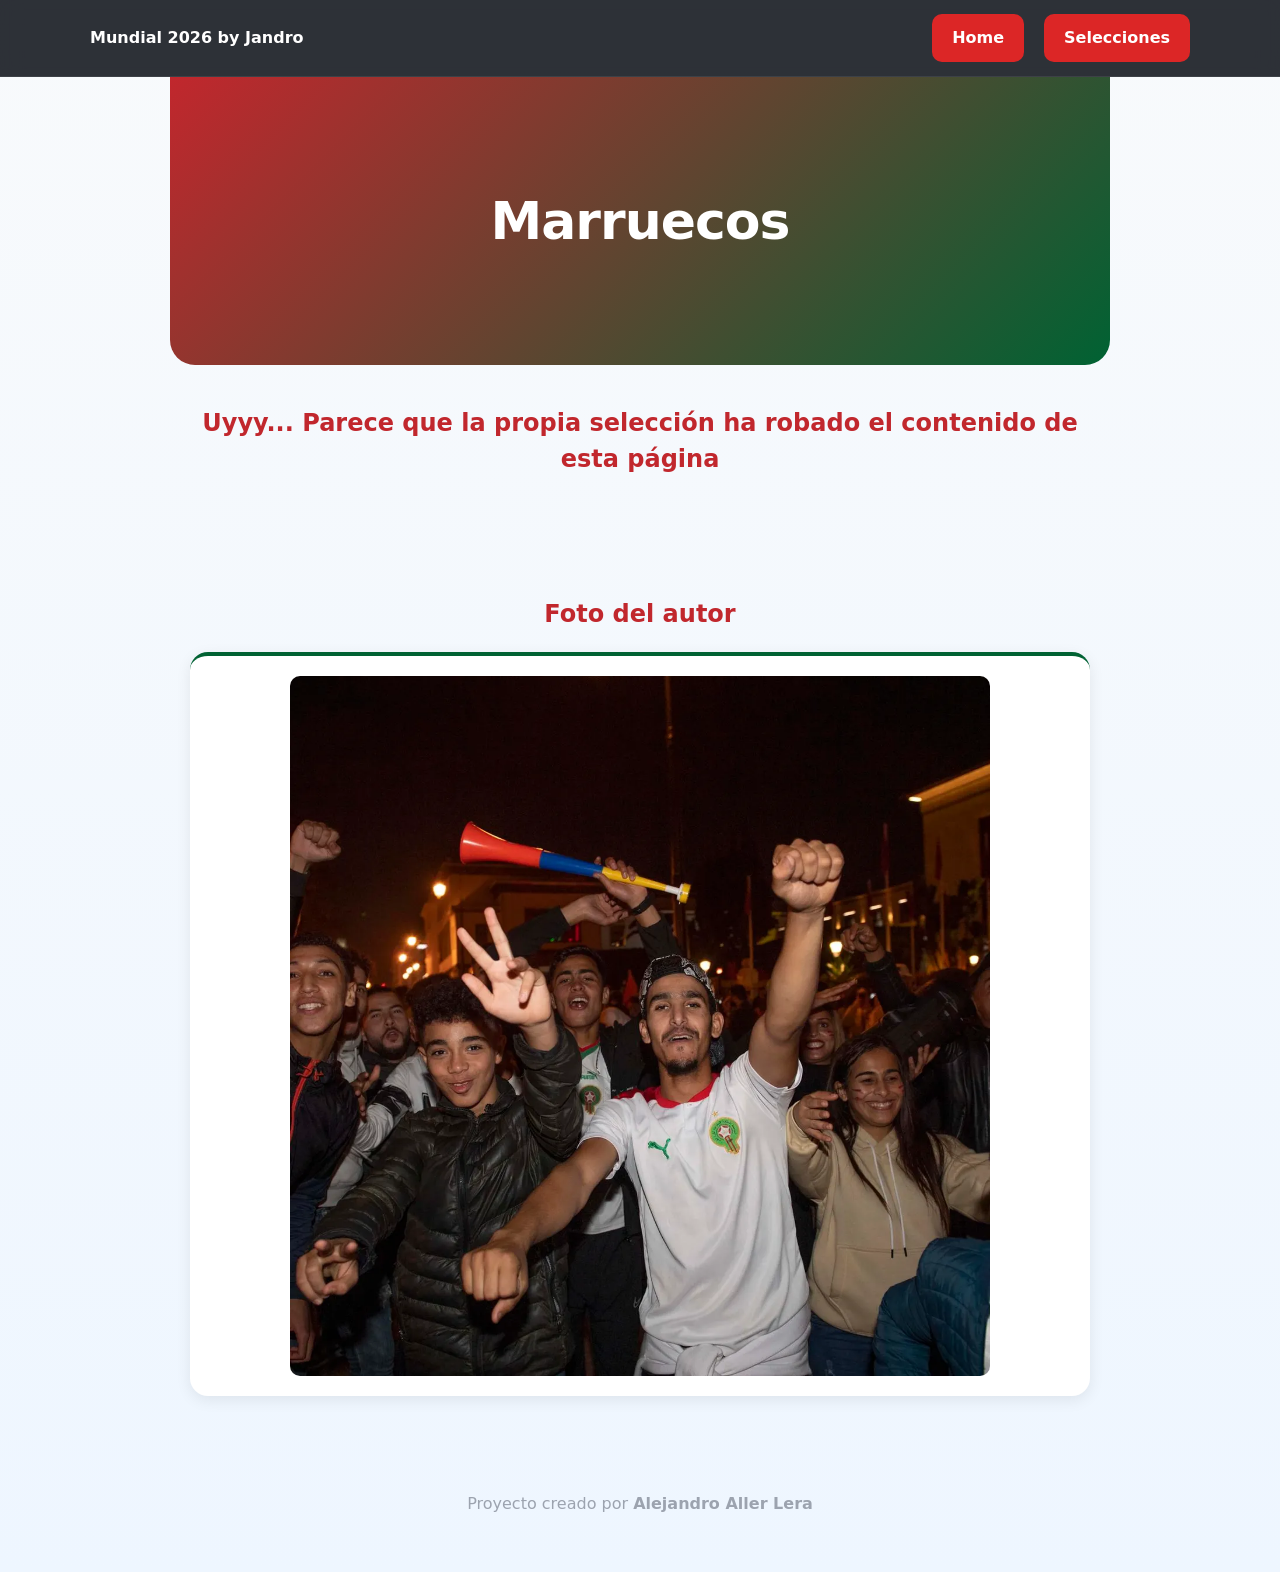
<file: pages/selecciones/marruecos.html>
<!DOCTYPE html>
<html lang="es">

<head>
    <meta charset="UTF-8" />
    <meta name="viewport" content="width=device-width, initial-scale=1.0" />
    <title>Francia - Mundial 2026 by Jandro</title>

    <link rel="stylesheet" href="../../css/styles.css?v=2" />
</head>

<body class="selection-page marruecos">
   <nav class="navbar">
        <div class="nav-container">

            <a href="/index.html" class="nav-logo">
                Mundial 2026 by Jandro
            </a>

            <div class="nav-links">
                <a href="../../index.html" class="btn primary">
                    Home
                </a>
                <a href="index.html" class="btn primary">
                    Selecciones
                </a>
            </div>

        </div>
    </nav>

    <!-- HEADER -->
    <header class="hero">
        <h1>Marruecos</h1>
    </header>

    <!-- CONVOCATORIA -->
    <section class="section">
        <h2>Uyyy... Parece que la propia selección ha robado el contenido de esta página</h2>
    </section>

    <!-- CONVOCATORIA -->
    <section class="section">
        <h2>Foto del autor</h2>

        <div class="card">
            <img src="../../img/selecciones/marruecos.webp" alt="Convocatoria de Colombia">
        </div>
    </section>

    <!-- FOOTER -->
    <footer class="footer">
        <p>
            Proyecto creado por <strong>Alejandro Aller Lera</strong>
        </p>
    </footer>

</body>

</html>
</file>
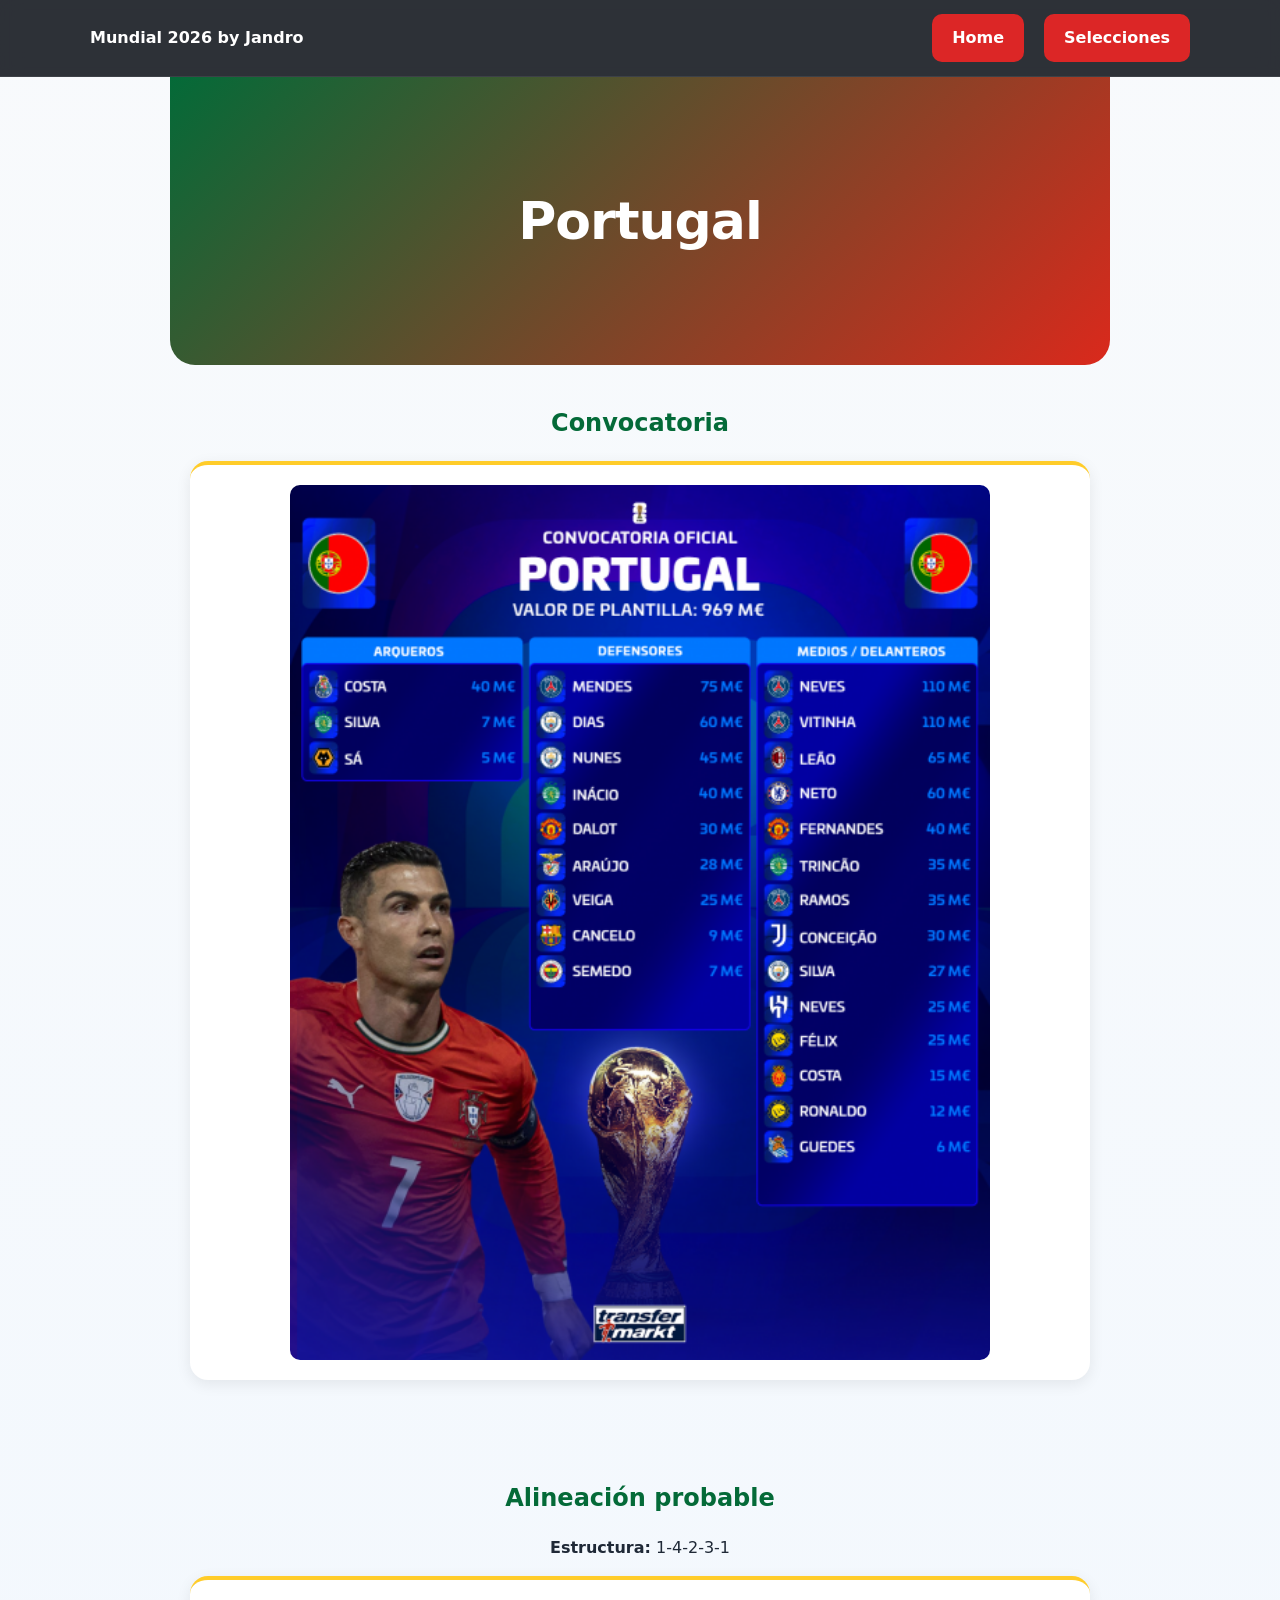
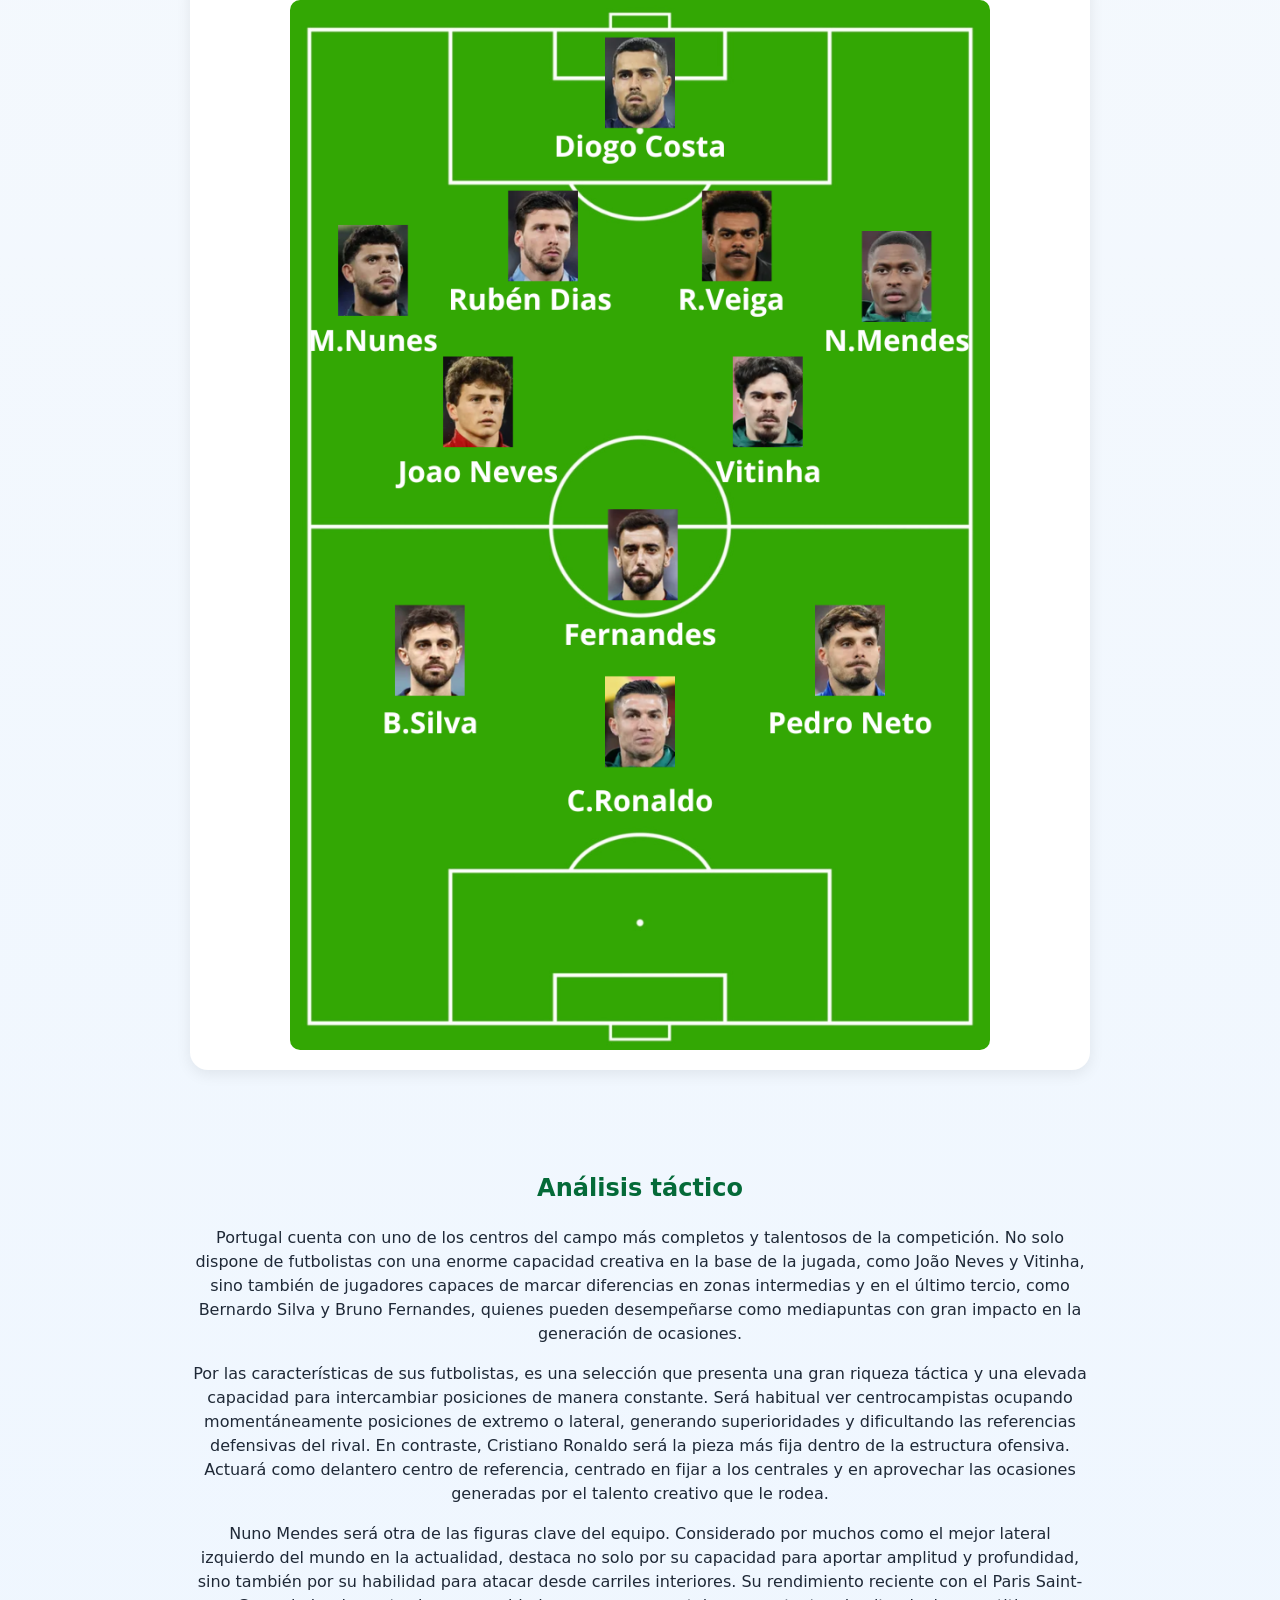
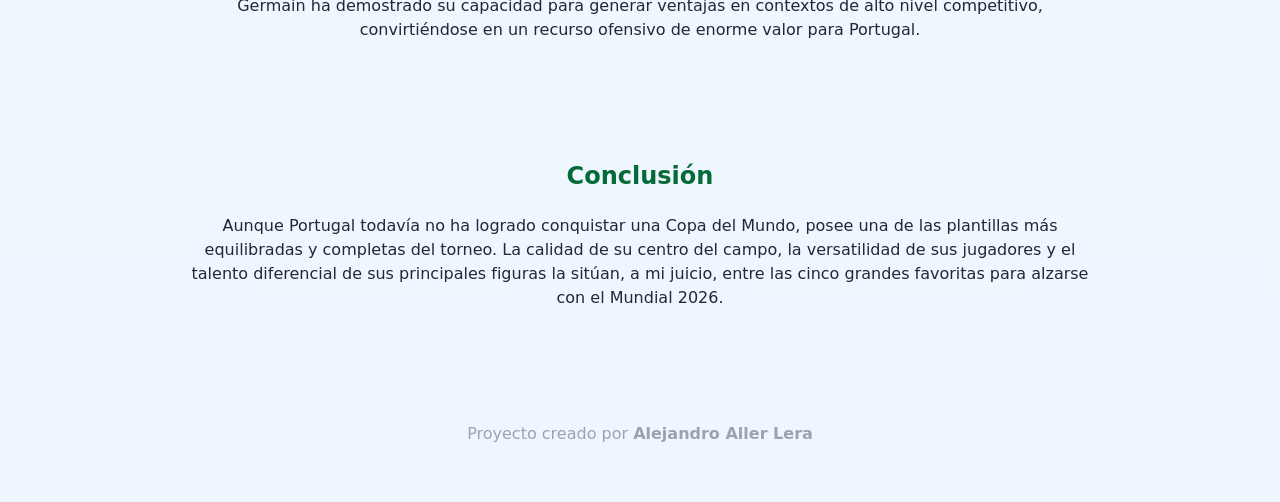
<file: pages/selecciones/portugal.html>
<!DOCTYPE html>
<html lang="es">

<head>
    <meta charset="UTF-8" />
    <meta name="viewport" content="width=device-width, initial-scale=1.0" />
    <title>Francia - Mundial 2026 by Jandro</title>

    <link rel="stylesheet" href="../../css/styles.css?v=2" />
</head>

<body class="selection-page portugal">
   <nav class="navbar">
        <div class="nav-container">

            <a href="/index.html" class="nav-logo">
                Mundial 2026 by Jandro
            </a>

            <div class="nav-links">
                <a href="../../index.html" class="btn primary">
                    Home
                </a>
                <a href="index.html" class="btn primary">
                    Selecciones
                </a>
            </div>

        </div>
    </nav>

    <!-- HEADER -->
    <header class="hero">
        <h1>Portugal</h1>
    </header>

    <!-- CONVOCATORIA -->
    <section class="section">
        <h2>Convocatoria</h2>

        <div class="card">
            <img src="../../img/selecciones/portugal-convocatoria.png" alt="Convocatoria de Colombia">
        </div>
    </section>

    <!-- ALINEACIÓN -->
    <section class="section">
        <h2>Alineación probable</h2>

        <p><strong>Estructura:</strong> 1-4-2-3-1</p>

        <div class="card">
            <img src="../../img/selecciones/portugal.png" alt="Alineación Colombia">
        </div>
    </section>

    <!-- ANÁLISIS PRINCIPAL -->
    <section class="section">
        <h2>Análisis táctico</h2>

        <p>
            Portugal cuenta con uno de los centros del campo más completos y talentosos de la 
            competición. No solo dispone de futbolistas con una enorme capacidad creativa en 
            la base de la jugada, como João Neves y Vitinha, sino también de jugadores capaces 
            de marcar diferencias en zonas intermedias y en el último tercio, como Bernardo Silva 
            y Bruno Fernandes, quienes pueden desempeñarse como mediapuntas con gran impacto en la 
            generación de ocasiones.
        </p>

        <p>
            Por las características de sus futbolistas, es una selección que presenta una gran riqueza 
            táctica y una elevada capacidad para intercambiar posiciones de manera constante. 
            Será habitual ver centrocampistas ocupando momentáneamente posiciones de extremo o 
            lateral, generando superioridades y dificultando las referencias defensivas del rival. 
            En contraste, Cristiano Ronaldo será la pieza más fija dentro de la estructura ofensiva. 
            Actuará como delantero centro de referencia, centrado en fijar a los centrales y en 
            aprovechar las ocasiones generadas por el talento creativo que le rodea.

        <p>
            Nuno Mendes será otra de las figuras clave del equipo. Considerado por muchos como el 
            mejor lateral izquierdo del mundo en la actualidad, destaca no solo por su capacidad 
            para aportar amplitud y profundidad, sino también por su habilidad para atacar desde 
            carriles interiores. Su rendimiento reciente con el Paris Saint-Germain ha demostrado 
            su capacidad para generar ventajas en contextos de alto nivel competitivo, convirtiéndose 
            en un recurso ofensivo de enorme valor para Portugal.
        </p>
        
    </section>

    <!-- CONCLUSIÓN -->
    <section class="section">
        <h2>Conclusión</h2>

        <p>
            Aunque Portugal todavía no ha logrado conquistar una Copa del Mundo, posee una de 
            las plantillas más equilibradas y completas del torneo. La calidad de su centro del 
            campo, la versatilidad de sus jugadores y el talento diferencial de sus principales 
            figuras la sitúan, a mi juicio, entre las cinco grandes favoritas para alzarse con el 
            Mundial 2026.
        </p>
    </section>

    <!-- FOOTER -->
    <footer class="footer">
        <p>
            Proyecto creado por <strong>Alejandro Aller Lera</strong>
        </p>
    </footer>

</body>

</html>
</file>
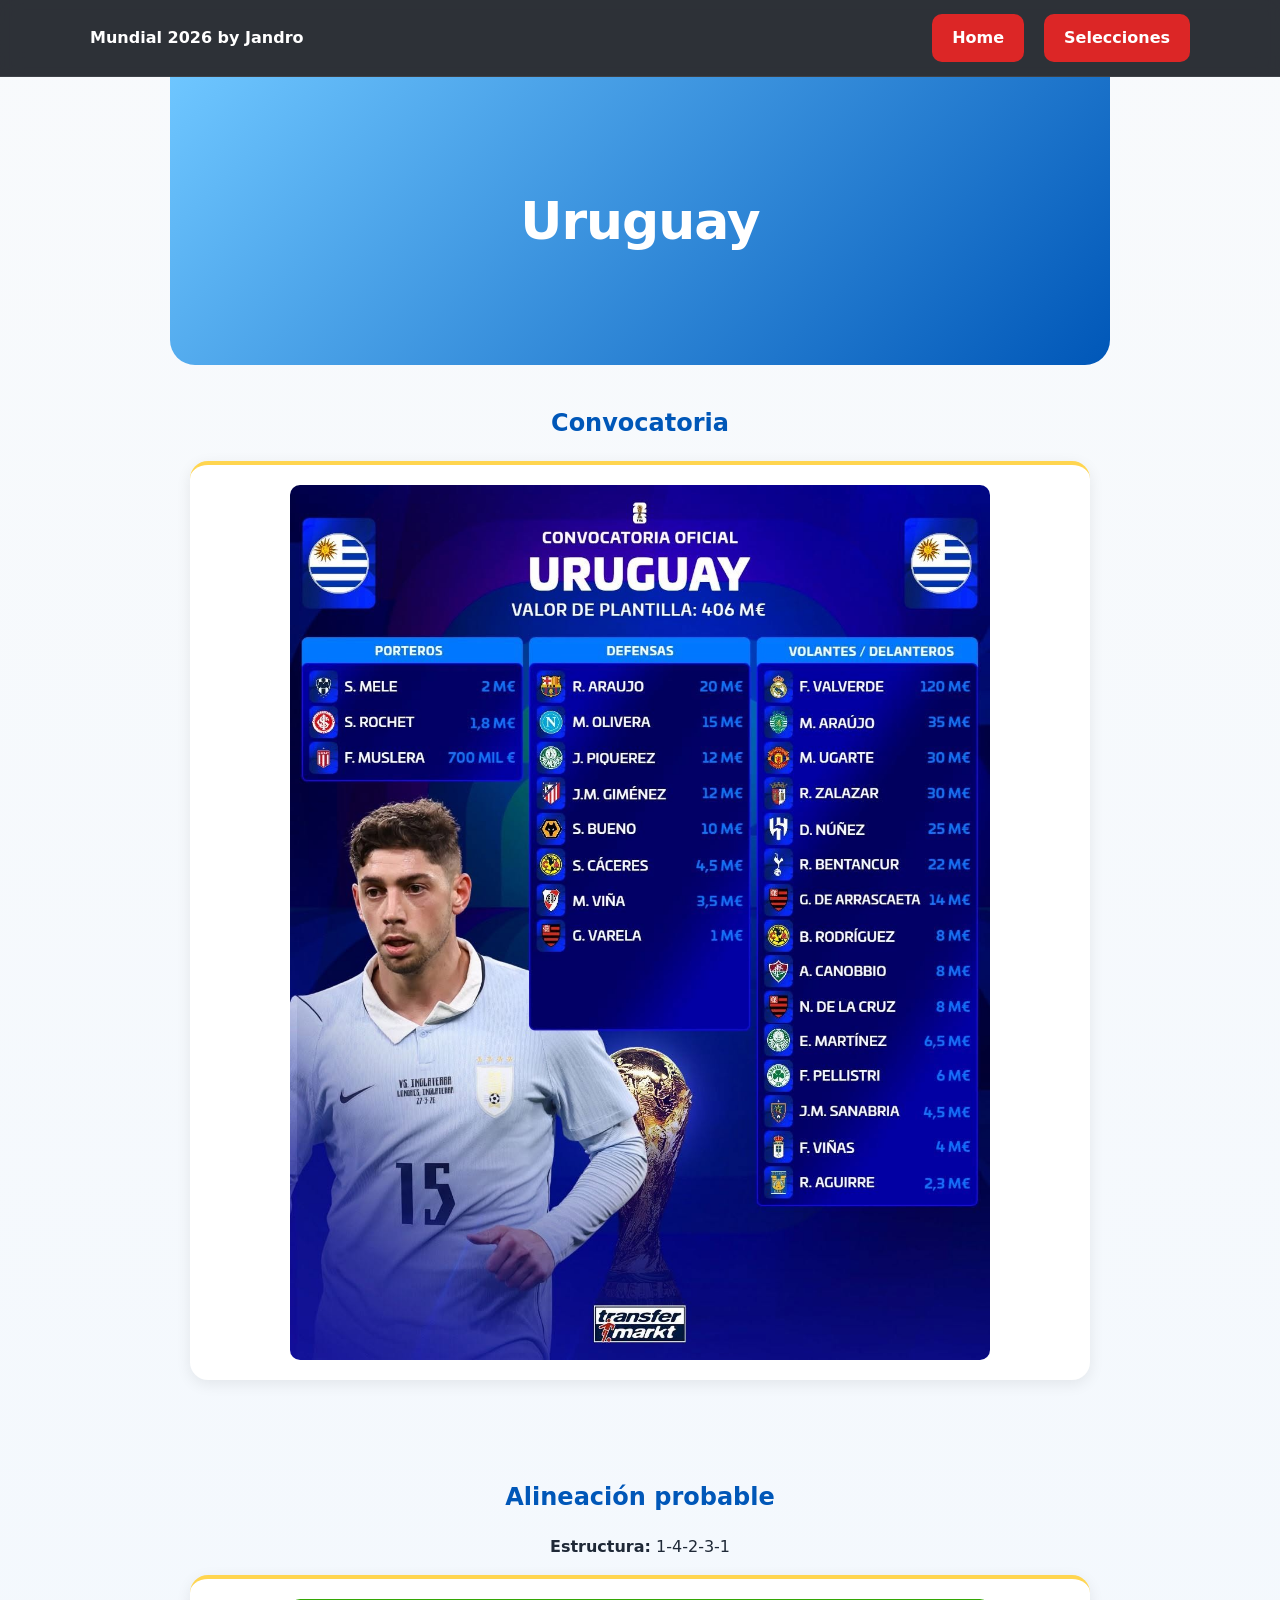
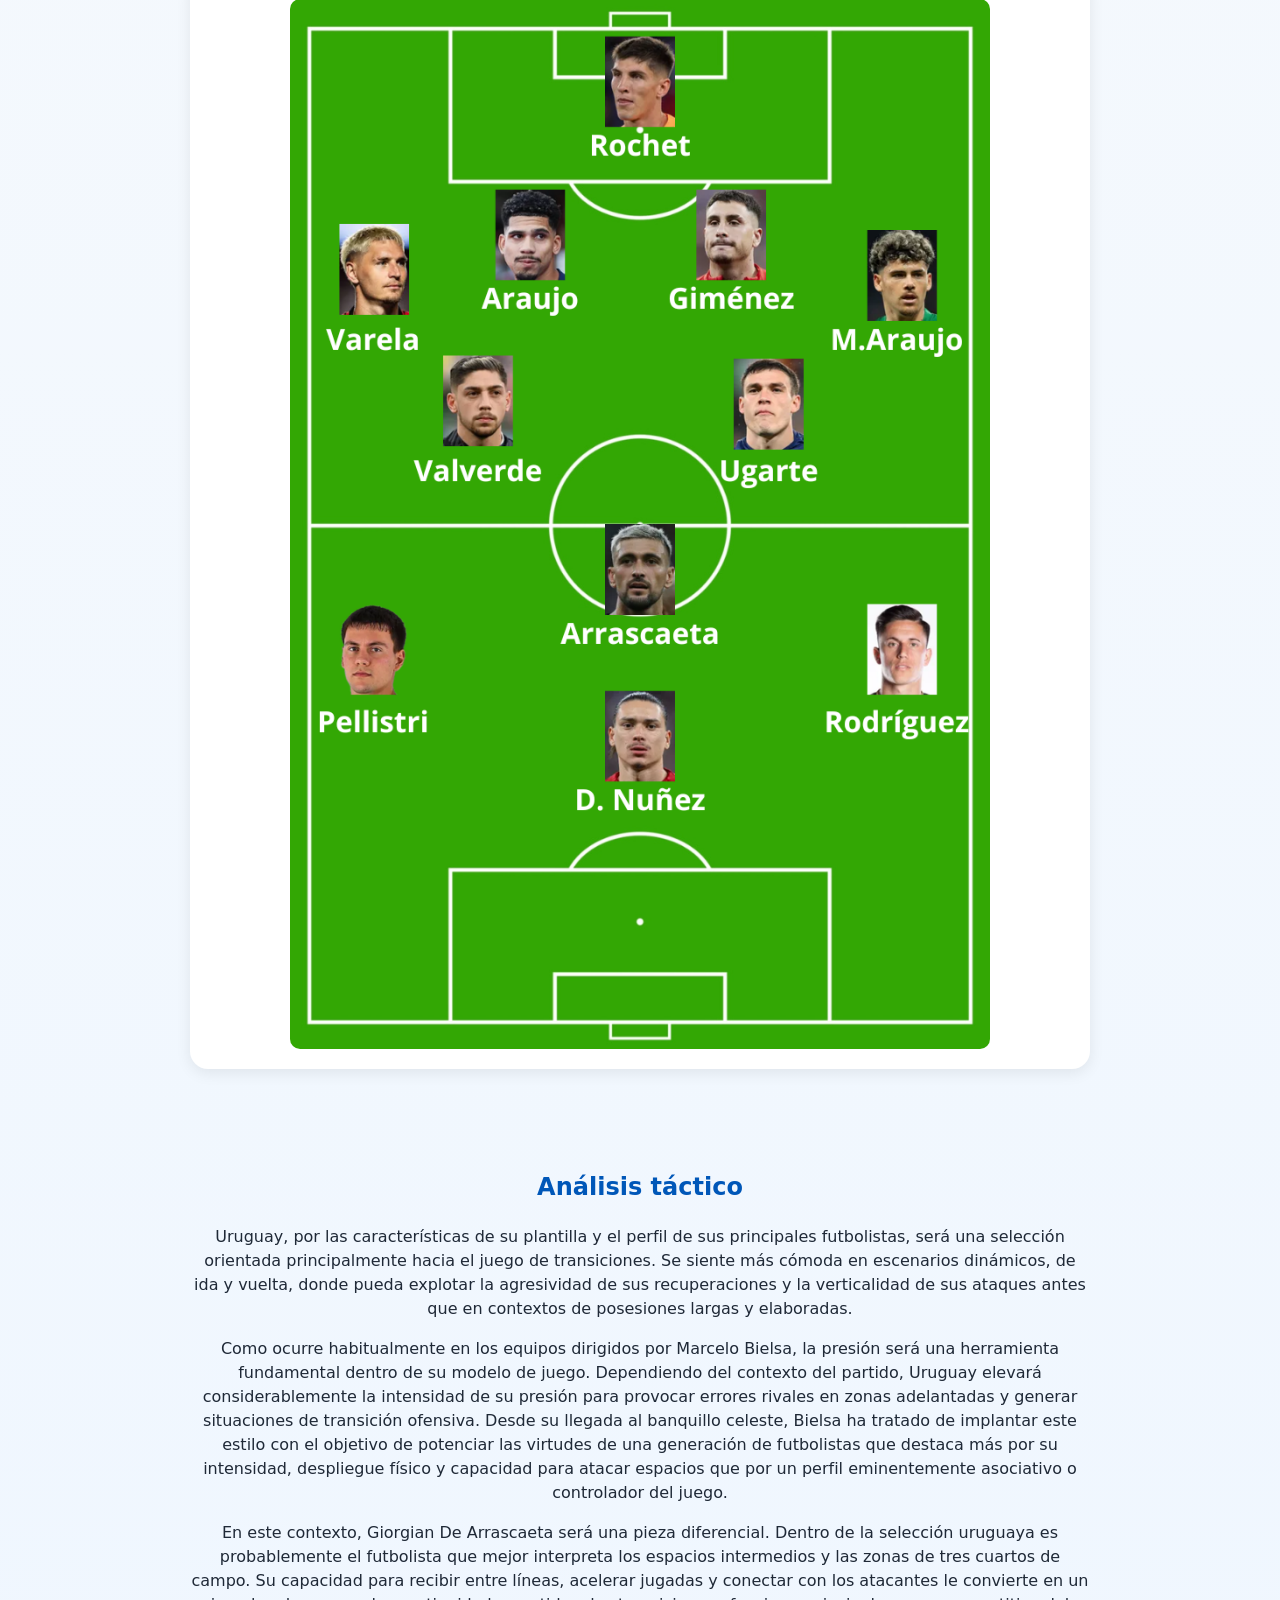
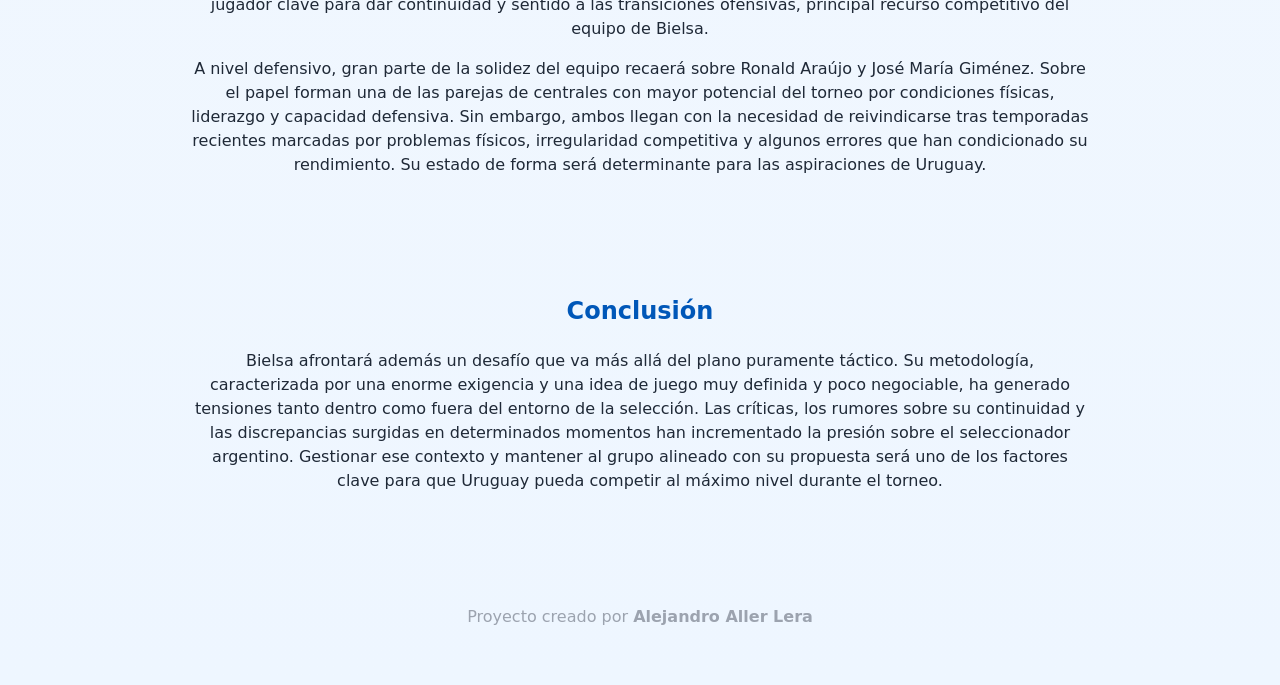
<file: pages/selecciones/uruguay.html>
<!DOCTYPE html>
<html lang="es">

<head>
    <meta charset="UTF-8" />
    <meta name="viewport" content="width=device-width, initial-scale=1.0" />
    <title>Uruguay - Mundial 2026 by Jandro</title>

    <link rel="stylesheet" href="../../css/styles.css?v=2" />
</head>

<body class="selection-page uruguay">
   <nav class="navbar">
        <div class="nav-container">

            <a href="/index.html" class="nav-logo">
                Mundial 2026 by Jandro
            </a>

            <div class="nav-links">
                <a href="../../index.html" class="btn primary">
                    Home
                </a>
                <a href="index.html" class="btn primary">
                    Selecciones
                </a>
            </div>

        </div>
    </nav>

    <!-- HEADER -->
    <header class="hero">
        <h1>Uruguay</h1>
    </header>

    <!-- CONVOCATORIA -->
    <section class="section">
        <h2>Convocatoria</h2>

        <div class="card">
            <img src="../../img/selecciones/uruguay-convocatoria.jpg" alt="Convocatoria de Colombia">
        </div>
    </section>

    <!-- ALINEACIÓN -->
    <section class="section">
        <h2>Alineación probable</h2>

        <p><strong>Estructura:</strong> 1-4-2-3-1</p>

        <div class="card">
            <img src="../../img/selecciones/uruguay.png" alt="Alineación Colombia">
        </div>
    </section>

    <!-- ANÁLISIS PRINCIPAL -->
    <section class="section">
        <h2>Análisis táctico</h2>

        <p>
            Uruguay, por las características de su plantilla y el perfil de sus principales futbolistas, 
            será una selección orientada principalmente hacia el juego de transiciones. Se siente más 
            cómoda en escenarios dinámicos, de ida y vuelta, donde pueda explotar la agresividad de sus 
            recuperaciones y la verticalidad de sus ataques antes que en contextos de posesiones largas 
            y elaboradas.
        </p>

        <p>
            Como ocurre habitualmente en los equipos dirigidos por Marcelo Bielsa, la presión será una 
            herramienta fundamental dentro de su modelo de juego. Dependiendo del contexto del partido, 
            Uruguay elevará considerablemente la intensidad de su presión para provocar errores rivales 
            en zonas adelantadas y generar situaciones de transición ofensiva. Desde su llegada al 
            banquillo celeste, Bielsa ha tratado de implantar este estilo con el objetivo de potenciar 
            las virtudes de una generación de futbolistas que destaca más por su intensidad, despliegue 
            físico y capacidad para atacar espacios que por un perfil eminentemente asociativo o 
            controlador del juego.

        <p>
            En este contexto, Giorgian De Arrascaeta será una pieza diferencial. Dentro de la selección 
            uruguaya es probablemente el futbolista que mejor interpreta los espacios intermedios y las 
            zonas de tres cuartos de campo. Su capacidad para recibir entre líneas, acelerar jugadas y 
            conectar con los atacantes le convierte en un jugador clave para dar continuidad y sentido 
            a las transiciones ofensivas, principal recurso competitivo del equipo de Bielsa.
        </p>

        <p>
            A nivel defensivo, gran parte de la solidez del equipo recaerá sobre Ronald Araújo y 
            José María Giménez. Sobre el papel forman una de las parejas de centrales con mayor 
            potencial del torneo por condiciones físicas, liderazgo y capacidad defensiva. Sin embargo, 
            ambos llegan con la necesidad de reivindicarse tras temporadas recientes marcadas por 
            problemas físicos, irregularidad competitiva y algunos errores que han condicionado su 
            rendimiento. Su estado de forma será determinante para las aspiraciones de Uruguay.
        </p>
        
    </section>

    <!-- CONCLUSIÓN -->
    <section class="section">
        <h2>Conclusión</h2>

        <p>
            Bielsa afrontará además un desafío que va más allá del plano puramente táctico. 
            Su metodología, caracterizada por una enorme exigencia y una idea de juego muy 
            definida y poco negociable, ha generado tensiones tanto dentro como fuera del entorno de 
            la selección. Las críticas, los rumores sobre su continuidad y las discrepancias surgidas 
            en determinados momentos han incrementado la presión sobre el seleccionador argentino. 
            Gestionar ese contexto y mantener al grupo alineado con su propuesta será uno de los 
            factores clave para que Uruguay pueda competir al máximo nivel durante el torneo.
        </p>
    </section>

    <!-- FOOTER -->
    <footer class="footer">
        <p>
            Proyecto creado por <strong>Alejandro Aller Lera</strong>
        </p>
    </footer>

</body>

</html>
</file>
<file: css/styles.css>
:root {
  --bg: #0A0E14;        /* fondo más elegante */
  --surface: #111827;   /* cards */
  --text: #E5E7EB;      /* texto principal */
  --muted: #9CA3AF;     /* texto secundario */

  --accent: #DC2626;    /* rojo principal (menos brillante) */
  --accent-hover: #B91C1C;

  --line: #1F2937;      /* bordes suaves */
  --blue: #3B82F6;      /* solo apoyo visual */
}

body {
  margin: 0;
  font-family: system-ui, -apple-system, Segoe UI, Roboto, Arial, sans-serif;
  background-color: var(--bg);
  color: var(--text);
  line-height: 1.5;
}

/* =======================
   HERO
======================= */
.hero {
  text-align: center;
  padding: 80px 20px 40px;
  max-width: 900px;
  margin: 0 auto;
}

.hero h1 {
  font-size: 52px;
  letter-spacing: -1px;
}

.subtitle {
  color: var(--muted);
  font-size: 18px;
  max-width: 600px;
  margin: 0 auto 30px;
}

/* =======================
   BOTONES
======================= */
.btn {
  display: inline-block;
  padding: 12px 20px;
  text-decoration: none;
  border-radius: 10px;
  font-weight: bold;
  transition: 0.2s;
}

.primary {
  background: var(--accent);
  color: white;
}

.primary:hover {
  background: var(--accent-hover);
}

.secondary {
  border: 1px solid var(--border);
  color: var(--text);
}

.secondary:hover {
  border-color: white;
}

/* =======================
   SECCIONES
======================= */
.section {
  padding: 40px 20px;
  max-width: 900px;
  margin: auto;
  text-align: center;
}

.section h2 {
  margin-bottom: 20px;
}

.section:first-of-type {
  padding-top: 20px;
}

/* =======================
   GRID CARDS
======================= */
.grid {
  display: grid;
  grid-template-columns: repeat(3, 1fr);
  gap: 20px;
}

.card {
  background: var(--surface);
  padding: 20px;
  border-radius: 14px;
  border: 1px solid var(--line);
  transition: 0.25s;
}

.card img {
  width: 100%;
  max-width: 700px;
  height: auto;
  display: block;
  margin: 0 auto;
  border-radius: 10px;
}

.card:hover {
  transform: translateY(-4px);
  border-color: var(--blue);
}

/* =======================
   FOOTER
======================= */
.footer {
  text-align: center;
  padding: 40px;
  border-top: 1px solid var(--border);
  color: var(--muted);
}

/* =======================
   RESPONSIVE
======================= */
@media (max-width: 768px) {
  .hero h1 {
    font-size: 32px;
  }

  .grid {
    grid-template-columns: 1fr;
  }
}

.profile-img {
  width: 140px;
  height: 140px;
  object-fit: cover;
  border-radius: 50%;
  margin: 20px auto;
  display: block;
  border: 2px solid var(--line);
}

/* =======================
  SELECCIONES
======================= */

body.selection-page {
  background: linear-gradient(
    180deg,
    #f8fafc 0%,
    #eef6ff 100%
  );

  color: #1f2937;
}

.selection-page .hero {
  padding: 70px 20px;
  background: linear-gradient(
    135deg,
    var(--team-primary),
    var(--team-secondary)
  );

  color: white;
  border-radius: 0 0 25px 25px;
}

.selection-page .card {
  background: white;
  border: none;

  box-shadow:
    0 4px 15px rgba(0,0,0,.08);

  border-radius: 18px;
}

.selection-page h2 {
  color: var(--team-secondary);
}

.selections-hub {
  background: linear-gradient(
    180deg,
    #f8fafc 0%,
    #eef6ff 100%
  );
  background: none;
  color: #1f2937;
}

.selections-hub .hero h1 {
  color: #1f2937;
}

.selections-hub .subtitle {
  color: #4b5563;
}

.selections-hub .card {
  position: relative;
  overflow: hidden;
  color: #9CA3AF;
}

.selections-hub .card::before {
  content: "";
  position: absolute;
  top: 0;
  left: 0;
  height: 4px;
  width: 100%;
  background: linear-gradient(90deg, #f4d03f, #2e86de, #e74c3c);
}

/* =======================
  COLOMBIA
======================= */
/* =======================
   COLOMBIA
======================= */

.colombia {
  --team-primary: #f4d03f;
  --team-secondary: #2e86de;
  --team-accent: #e74c3c;
}

.colombia .hero {
  background: linear-gradient(
    135deg,
    var(--team-primary),
    var(--team-secondary)
  );
}

.colombia h2 {
  color: var(--team-secondary);
}

/* =======================
   FRANCIA
======================= */

.francia {
  --team-primary: #0055a4;
  --team-secondary: #ffffff;
  --team-accent: #ef4135;
}

.francia .hero {
  background: linear-gradient(
    135deg,
    #0055a4,
    #ef4135
  );
}

.francia h2 {
  color: #0055a4;
}

/* =======================
   PORTUGAL
======================= */

.portugal {
  --team-primary: #046a38;   /* verde */
  --team-secondary: #da291c; /* rojo */
  --team-accent: #ffcc29;    /* dorado */
}

.portugal .hero {
  background: linear-gradient(
    135deg,
    var(--team-primary),
    var(--team-secondary)
  );

  color: white;
}

.portugal h2 {
  color: var(--team-primary);
}

.portugal .card {
  border-top: 4px solid var(--team-accent);
}

.portugal .card:hover {
  transform: translateY(-3px);
  box-shadow: 0 8px 20px rgba(0,0,0,.12);
}

/* =======================
   URUGUAY
======================= */

.uruguay {
  --team-primary: #6ec6ff;   /* celeste */
  --team-secondary: #0057b8; /* azul */
  --team-accent: #ffd54f;    /* sol de mayo */
}

.uruguay .hero {
  background: linear-gradient(
    135deg,
    var(--team-primary),
    var(--team-secondary)
  );

  color: white;
}

.uruguay h2 {
  color: var(--team-secondary);
}


.uruguay .card {
  border-top: 4px solid var(--team-accent);
}

.uruguay .card:hover {
  transform: translateY(-3px);
  box-shadow: 0 8px 20px rgba(0,0,0,.12);
}

/* =======================
   BRASIL
======================= */

.brasil {
  --team-primary: #009c3b;   /* verde Brasil */
  --team-secondary: #ffdf00; /* amarillo */
  --team-accent: #002776;    /* azul */
}

.brasil .hero {
  background: linear-gradient(
    135deg,
    var(--team-primary),
    var(--team-secondary)
  );

  color: #0b1b3a;
}

.brasil h2 {
  color: var(--team-primary);
}

.brasil .card {
  border-top: 4px solid var(--team-secondary);
}

.brasil .card:hover {
  transform: translateY(-3px);
  box-shadow: 0 10px 25px rgba(0,0,0,.12);
}

.brasil .section strong {
  color: var(--team-accent);
}

/* =======================
   MARRUECOS
======================= */

.marruecos {
  --team-primary: #c1272d;   /* rojo bandera */
  --team-secondary: #006233; /* verde */
  --team-accent: #ffd700;    /* dorado estrella */
}

.marruecos .hero {
  background: linear-gradient(
    135deg,
    var(--team-primary),
    var(--team-secondary)
  );

  color: white;
}

.marruecos h2 {
  color: var(--team-primary);
}

.marruecos .card {
  border-top: 4px solid var(--team-secondary);
}

.marruecos .card:hover {
  transform: translateY(-3px);
  box-shadow: 0 10px 25px rgba(0,0,0,.12);
}

.marruecos .section strong {
  color: var(--team-secondary);
}

.navbar {
  position: sticky;
  top: 0;
  z-index: 1000;

  background: rgba(10, 14, 20, 0.85);
  backdrop-filter: blur(10px);

  border-bottom: 1px solid rgba(255,255,255,0.08);
}

.nav-container {
  max-width: 1100px;
  margin: auto;
  padding: 14px 20px;

  display: flex;
  justify-content: space-between;
  align-items: center;
}

.nav-logo {
  color: white;
  text-decoration: none;
  font-weight: bold;
  font-size: 16px;
}

.nav-links {
  display: flex;
  gap: 20px;
}

.nav-link {
  color: #cbd5e1;
  text-decoration: none;
  font-size: 14px;
  transition: 0.2s;
}

.nav-link:hover {
  color: white;
}

.video-container {
    position: relative;
    width: 100%;
    max-width: 900px;
    margin: 0 auto;

    overflow: hidden;
    border-radius: 16px;

    box-shadow: 0 8px 24px rgba(0,0,0,.15);
}

.video-container iframe {
    width: 100%;
    aspect-ratio: 16 / 9;
    border: 0;
}
</file>
